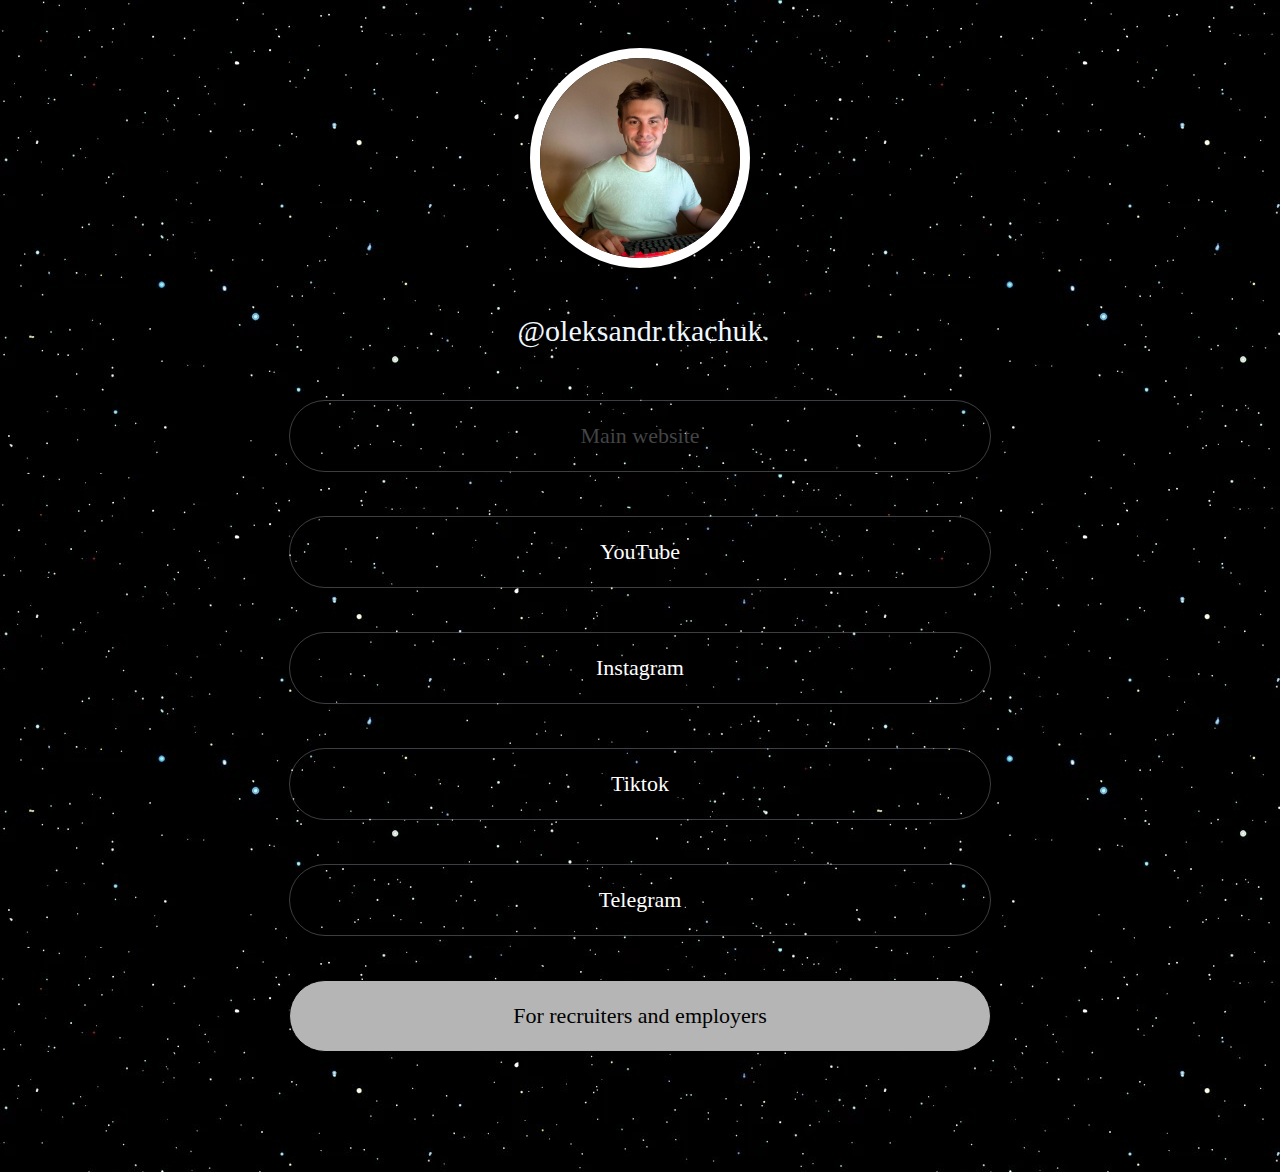
<file: index.html>
<!DOCTYPE html>
<html lang="en">
  <head>
    <meta charset="UTF-8" />
    <meta name="viewport" content="width=device-width, initial-scale=1.0" />
    <title>Oleksandr Tkachuk</title>
    <link rel="stylesheet" href="style.css" />
  </head>
  <body>
    
      
        <div class="btn__container">
          <img src="avatarlink.jpg" class="logo" alt="Logo...">
          <a href="#" class="name">@oleksandr.tkachuk</a>
          <a href="#" class="btn" style="color: rgba(240, 248, 255, 0.283);">Main website</a>
          <a href='https://www.youtube.com/channel/UCQ3JwupV8e-o_3HmNhnIcqg' class="btn" target="_blank">YouTube</a>
          <a href="https://www.instagram.com/oleksandr.tkachuk.toronto/" class="btn" target="_blank">Instagram</a>
          <a href="https://www.tiktok.com/@oleksandrtkachuk.toronto?_t=8gBXtq5M2hq&_r=1" class="btn" target="_blank">Tiktok</a>

          <a href="https://web.telegram.org/k/#@OleksandrTkachuk3" target="_blank" class="btn computer">Telegram</a>
          <a href="tg://resolve?domain=OleksandrTkachuk3" target="_blank" class="btn mobile">Telegram</a>

          <a href="second.html" class="btn__last">For recruiters and employers</a>
        </div>
    </div>
    
    tg://resolve?domain=OleksandrTkachuk3


  </body>
</html>
</file>
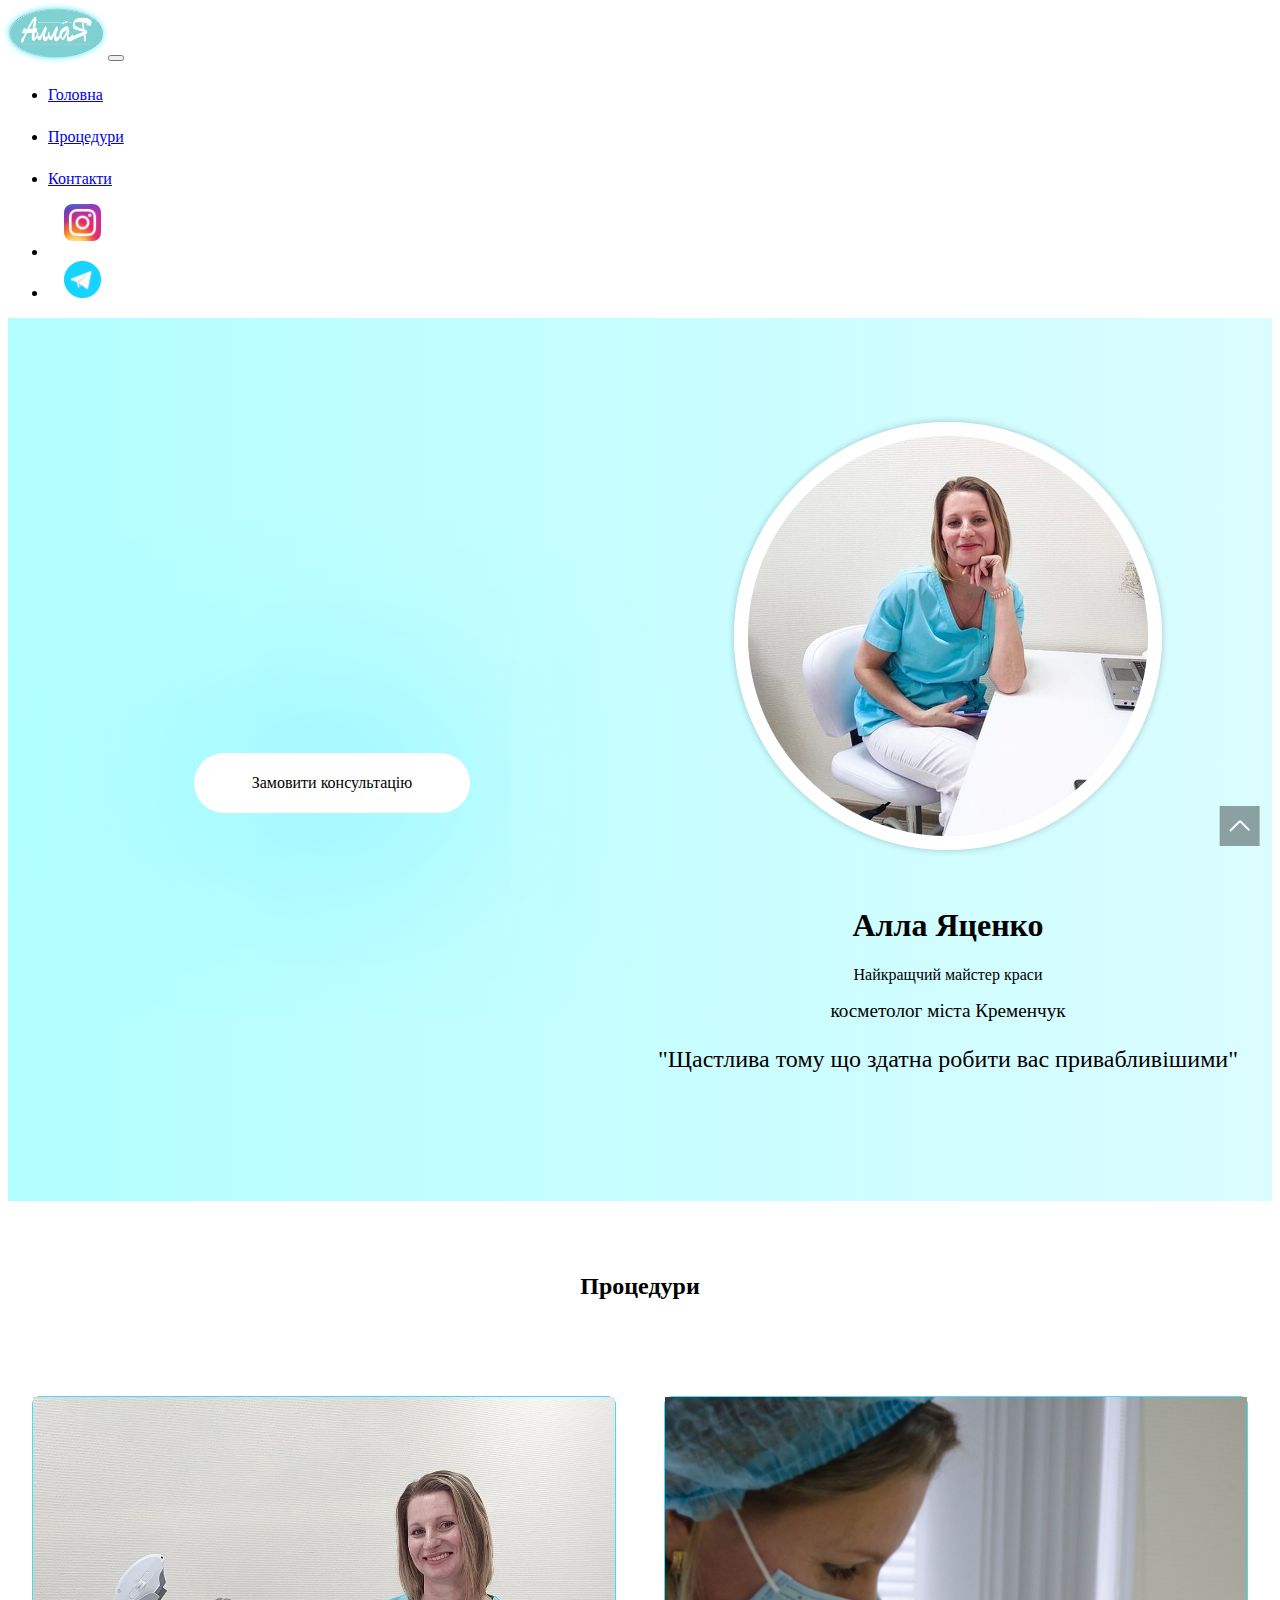
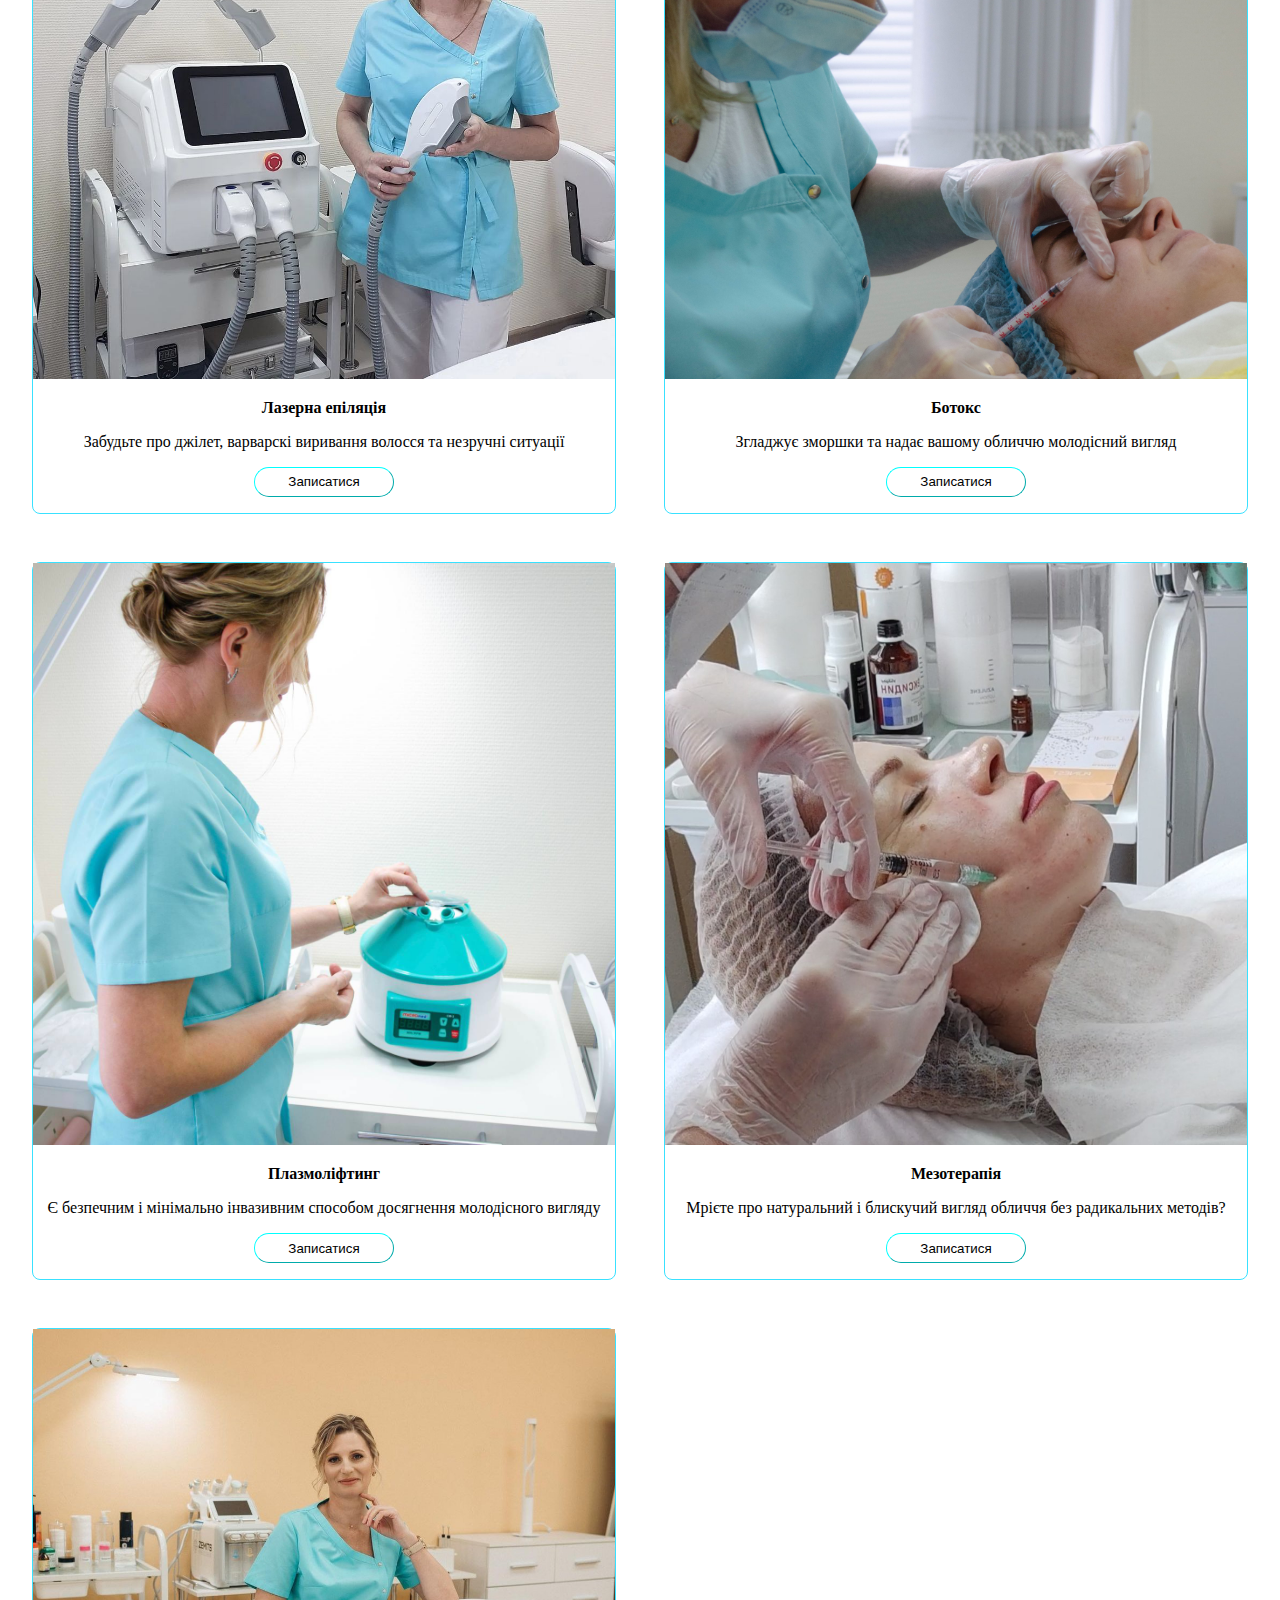
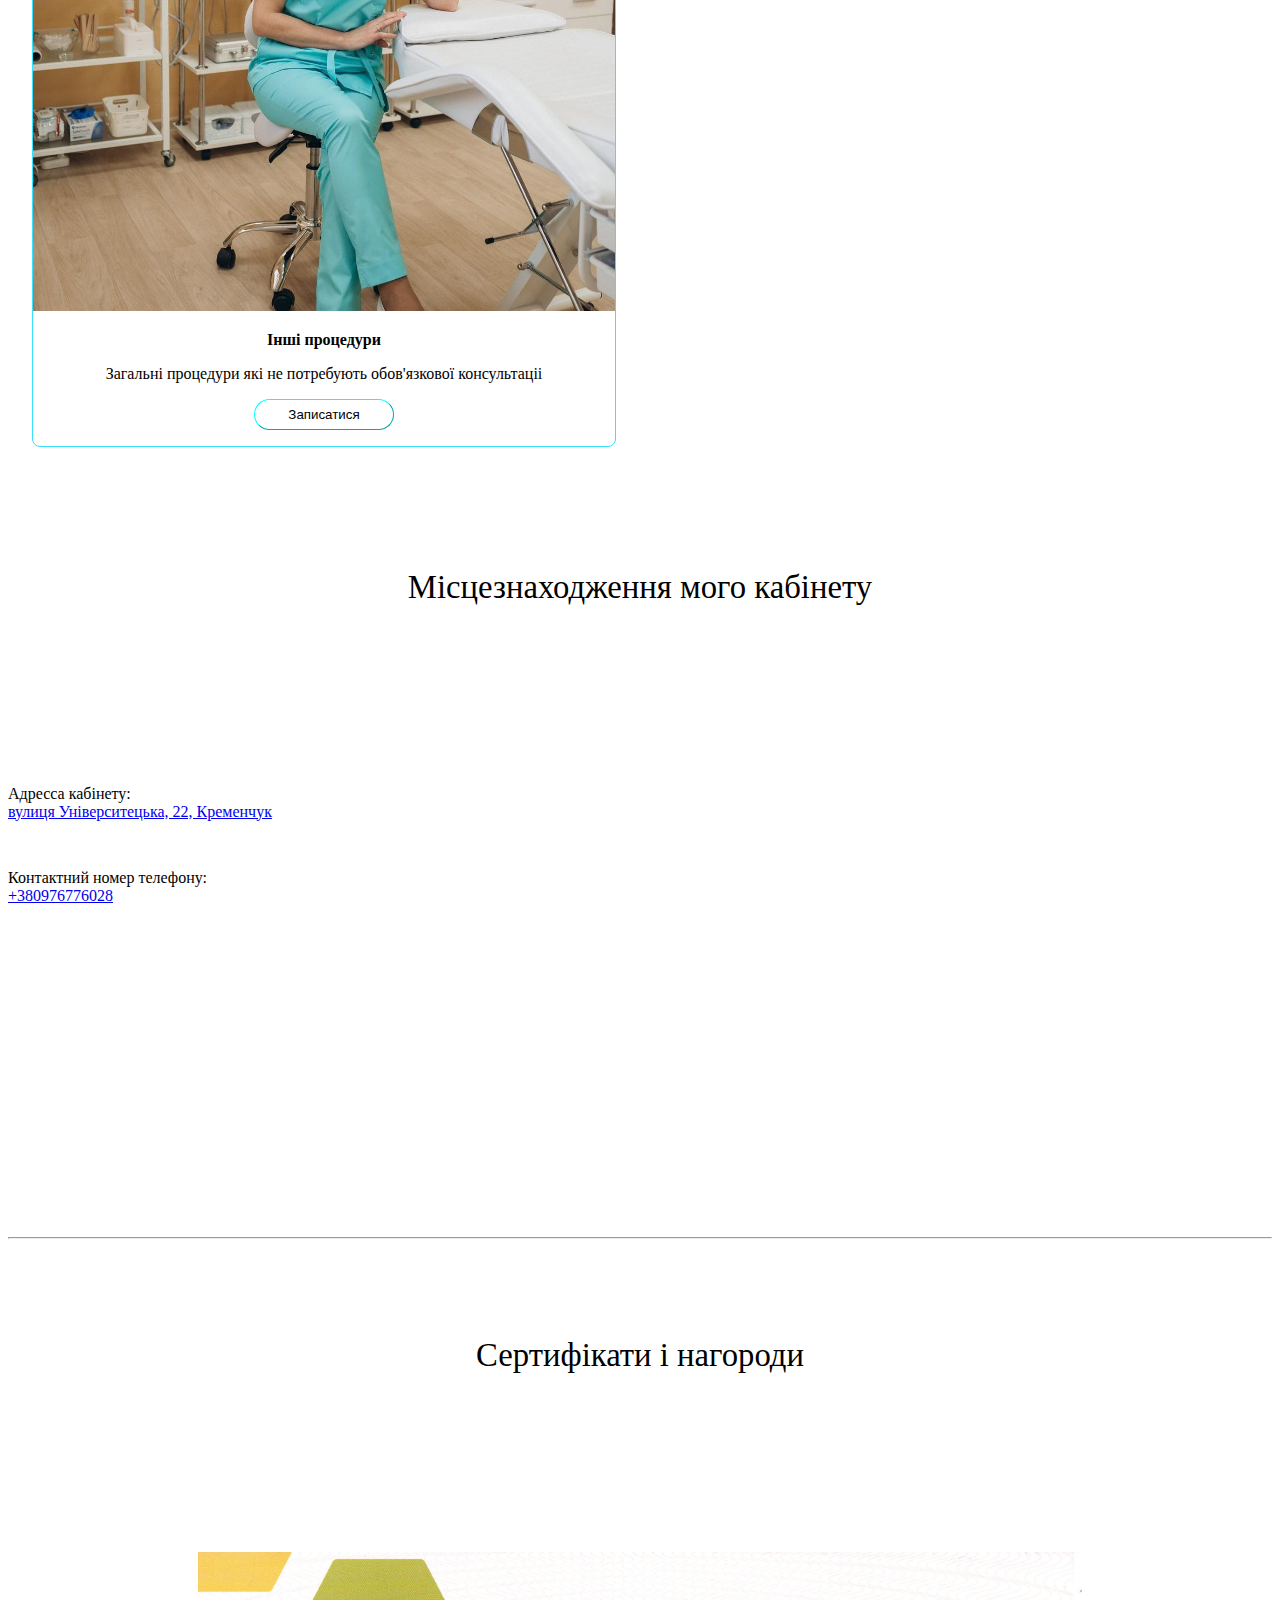
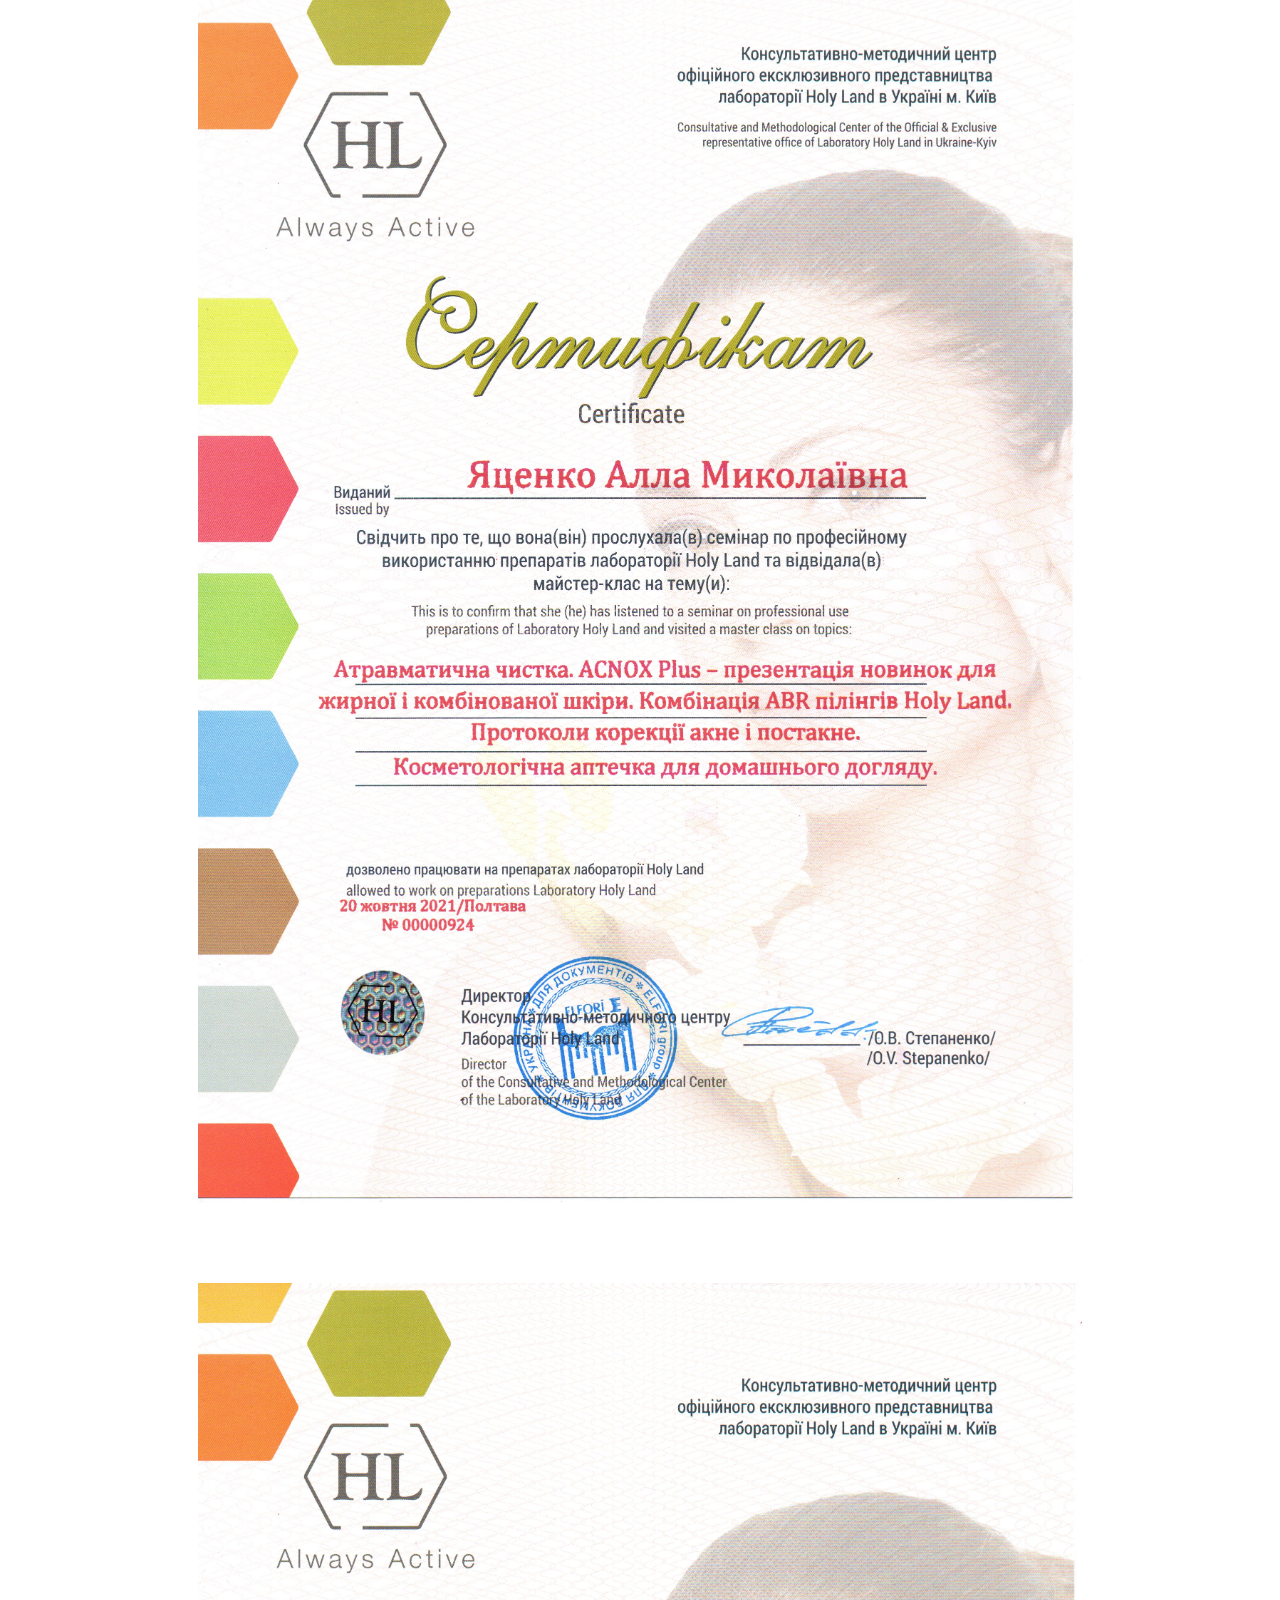
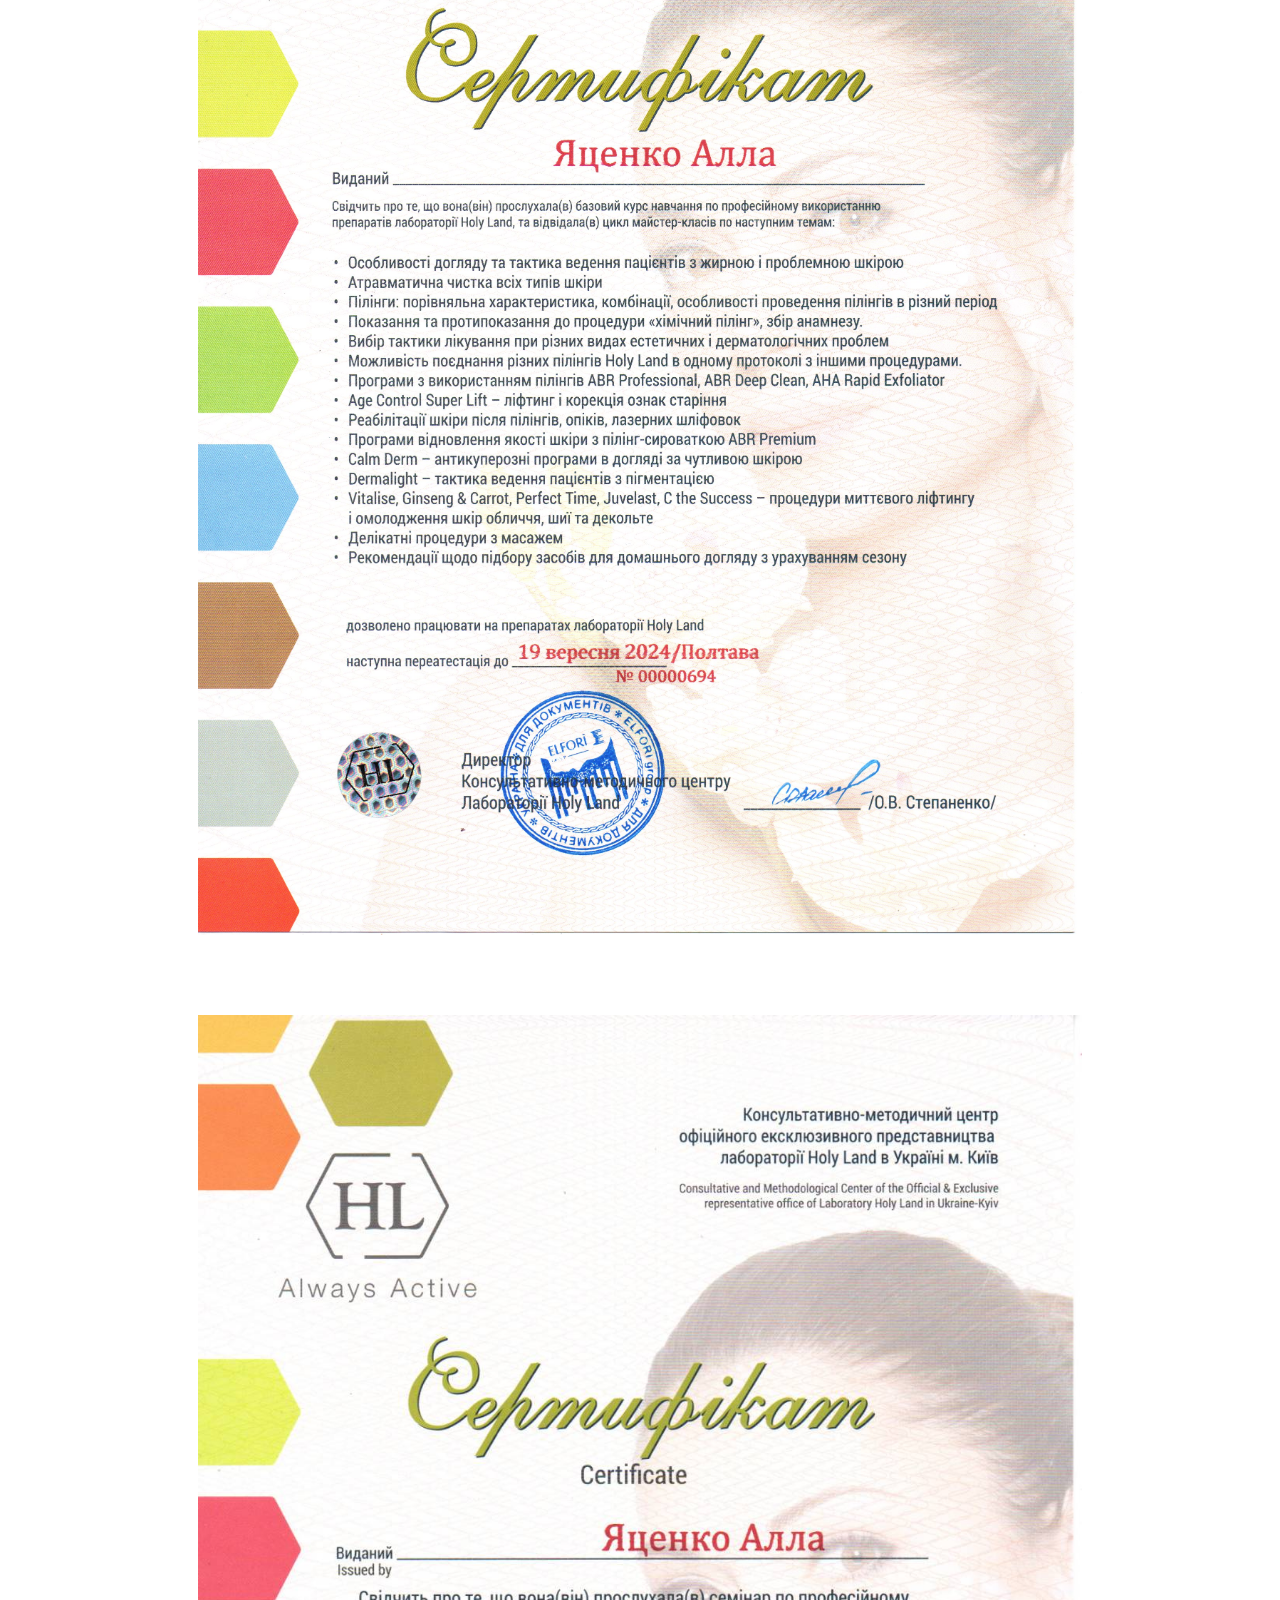
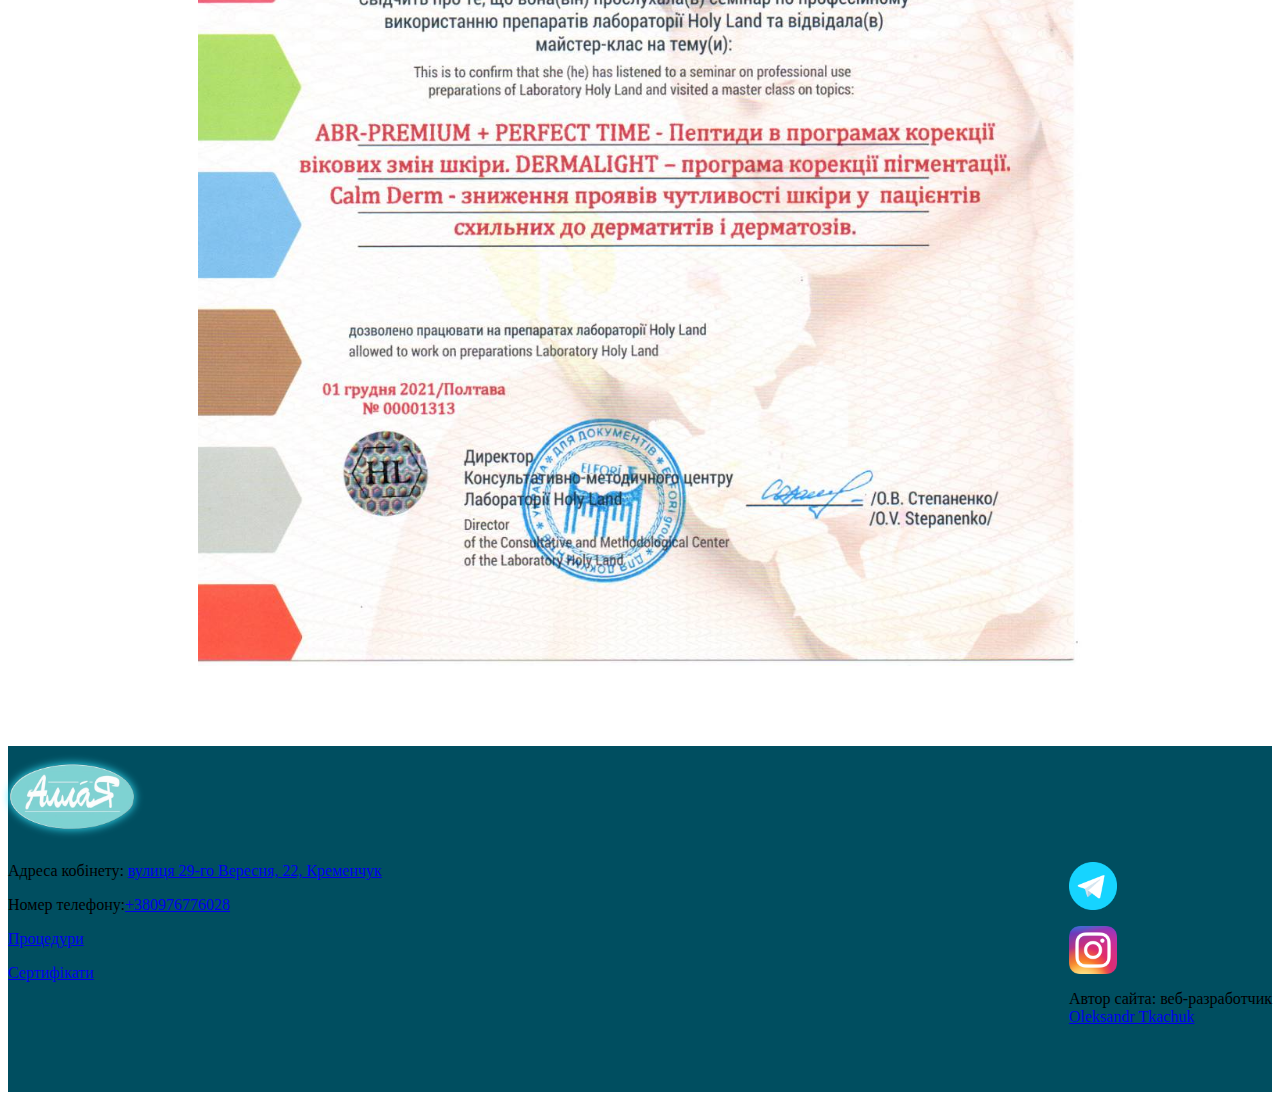
<file: allayamain/index.html>
<!DOCTYPE html>
<html lang="uk">
  <head>
    <meta charset="UTF-8" />
    <meta http-equiv="X-UA-Compatible" content="IE=edge" />
    <meta name="viewport" content="width=device-width, initial-scale=1.0" />
    <link
      href="https://cdn.jsdelivr.net/npm/bootstrap@5.3.0-alpha3/dist/css/bootstrap.min.css"
      rel="stylesheet"
      integrity="sha384-KK94CHFLLe+nY2dmCWGMq91rCGa5gtU4mk92HdvYe+M/SXH301p5ILy+dN9+nJOZ"
      crossorigin="anonymous"
    />
    <script
      src="https://cdn.jsdelivr.net/npm/bootstrap@5.1.3/dist/js/bootstrap.bundle.min.js"
      integrity="sha384-ka7Sk0Gln4gmtz2MlQnikT1wXgYsOg+OMhuP+IlRH9sENBO0LRn5q+8nbTov4+1p"
      crossorigin="anonymous"
      ></script>
      
      
      <link rel="apple-touch-icon" sizes="180x180" href="/apple-touch-icon.png" />
      <link rel="icon" type="image/png" sizes="32x32" href="/favicon-32x32.png" />
      <link rel="icon" type="image/png" sizes="16x16" href="/favicon-16x16.png" />
      <link rel="manifest" href="/site.webmanifest" />
      <link rel="stylesheet" href="style.css" />
    <style>
      .navlogo {
        width: 6em;
        filter: drop-shadow(0px 0px 3px rgb(54, 232, 255));
      }
      
      .nav-ico {
        width: 2.3em;
      }
      .ico-mar {
        margin: 1em;
      }
      .nav-lis {
        margin-top: 1.5em;
      }
      
      </style>
    <title>Косметологія АллаЯ</title>
  </head>
  <body>
    <header id="top">
      <nav class="navbar navbar-expand-lg navbar-dark bg-dark">
        <div class="container container-fluid">
          <a class="navbar-brand" href="#">
            <img src="logotype.png" class="navlogo"
          /></a>
          <button
            class="navbar-toggler buttonhead"
            type="button"
            data-bs-toggle="collapse"
            data-bs-target="#navbarNav"
            aria-controls="navbarNav"
            aria-expanded="false"
            aria-label="Toggle navigation"
          >
            <span class="navbar-toggler-icon"></span>
          </button>
          <div class="collapse navbar-collapse" id="navbarNav">
            <ul class="navbar-nav">
              <li class="nav-item nav-lis">
                <a class="nav-link active" aria-current="page" href="/"
                  >Головна</a
                >
              </li>
              <li class="nav-item nav-lis">
                <a class="nav-link" href="#my-block">Процедури</a>
              </li>
              <li class="nav-item nav-lis">
                <a class="nav-link" href="#footer_unc">Контакти</a>
              </li>
              <li class="nav-item">
                <a
                  class="nav-link"
                  href="https://www.instagram.com/cosmetologiya_allaya/"
                  target="_blank"
                  ><img class="nav-ico ico-mar" src="inst.png"
                /></a>
              </li>
              <li class="nav-item">
                <a
                  class="nav-link ico-mar"
                  href="https://web.telegram.org/k/#@cosmetologiya_allaya"
                  target="_blank"
                  ><img class="nav-ico" src="tg.png"
                /></a>
              </li>
            </ul>
          </div>
        </div>
      </nav>
    </header>

    <section>
      
        
  
          <div class="firstblock">
  
  
            <div class="column firstcolumn">
              <a href="https://web.telegram.org/k/#@OleksandrTkachuk3" target="_blank" class="bookbutton">Замовити консультацію</a>
            </div>
  
  
            <div class="column secondcolumn">
              <img class="avatar" src="fototrue400.jpg" >
              <h1>Алла Яценко</h1>
              <p>Найкращчий майстер краси <br> <h1 style="font-size: larger;
              font-weight: 400;">косметолог міста Кременчук</h1></p>
              <p style="font-size: 1.5em;">"Щастлива тому що здатна робити вас привабливішими"</p>
            </div>
  
            
          </div>       
        <div class="container">


          <h2 id="my-block" style="
            margin: 3em;
            text-align: center;
          ">Процедури</h2>
        

          <div class="cardcontainer">
            <div class="card">
              <a href="https://web.telegram.org/k/#@cosmetologiya_allaya" target="_blank"><img class="cardimg" src="элос.jpg" alt=""></a>
              <div class="infocard">
                <a href="https://web.telegram.org/k/#@cosmetologiya_allaya" target="_blank">
                  <p><strong>Лазерна епіляція</strong></p>
                  <p>Забудьте про джілет, варварскі виривання волосся та незручні ситуації</p>
                </a>
                <a href="https://web.telegram.org/k/#@cosmetologiya_allaya" target="_blank"><button>Записатися</button></a>
              </div>
            </div>
            <div class="card">
              <a href="https://web.telegram.org/k/#@cosmetologiya_allaya" target="_blank"><img class="cardimg" src="бот.jpg" alt=""></a>
              <div class="infocard">
                <a href="https://web.telegram.org/k/#@cosmetologiya_allaya" target="_blank">
                  <p><strong>Ботокс</strong></p>
                  <p>Згладжує зморшки та надає вашому обличчю молодісний вигляд</p>
                </a>
                <a href="https://web.telegram.org/k/#@cosmetologiya_allaya" target="_blank"><button>Записатися</button></a>
              </div>
            </div>
            <div class="card">
              <a href="https://web.telegram.org/k/#@cosmetologiya_allaya" target="_blank"><img class="cardimg" src="centri.jpg" alt=""></a>
              <div class="infocard">
                <a href="https://web.telegram.org/k/#@cosmetologiya_allaya" target="_blank">
                  <p><strong>Плазмоліфтинг</strong></p>
                  <p>Є безпечним і мінімально інвазивним способом досягнення молодісного вигляду</p>
                </a>
                <a href="https://web.telegram.org/k/#@cosmetologiya_allaya" target="_blank"><button>Записатися</button></a>
              </div>
            </div>
            <div class="card">
              <a href="https://web.telegram.org/k/#@cosmetologiya_allaya" target="_blank"><img class="cardimg" src="mezoter.jpg" alt=""></a>
              <div class="infocard">
                <a href="https://web.telegram.org/k/#@cosmetologiya_allaya" target="_blank">
                  <p><strong>Мезотерапія</strong></p>
                  <p>Мрієте про натуральний і блискучий вигляд обличчя без радикальних методів?</p>
                </a>
                <a href="https://web.telegram.org/k/#@cosmetologiya_allaya" target="_blank"><button>Записатися</button></a>
              </div>
            </div>
            <div class="card">
              <a href="https://web.telegram.org/k/#@cosmetologiya_allaya" target="_blank"><img class="cardimg" src="innoe.jpg" alt=""></a>
              <div class="infocard">
                <a href="https://web.telegram.org/k/#@cosmetologiya_allaya" target="_blank">
                  <p><strong>Інші процедури</strong></p>
                  <p>Загальні процедури які не потребують обов'язкової консультаціі</p>
                </a>
                <a href="https://web.telegram.org/k/#@cosmetologiya_allaya" target="_blank"><button>Записатися</button></a>
              </div>
            </div>
          </div>

          <p style=" 
          margin: 3em;
          margin-bottom: 4em;
          text-align: center;
           font-size: calc(1.325rem + .9vw);">Місцезнаходження мого кабінету</p>


          <div class="placeandcontact">
            <div class="columncontact">
              <p class="adandcont">Адресса кабінету: <br> <a href="#" target="_blank">
                вулиця Університецька, 22, Кременчук
                </a></p>
                <p class="adandcont">Контактний номер телефону:<br><a href="tel:+380976776028">+380976776028</a></p>
            </div>
            <div id="map"><iframe src="https://www.google.com/maps/embed?pb=!1m18!1m12!1m3!1d5381.0351664332675!2d33.40174949183577!3d49.06909666127942!2m3!1f0!2f0!3f0!3m2!1i1024!2i768!4f13.1!3m3!1m2!1s0x40d753219e36fb59%3A0x781bd36d7d957d60!2z0JrQvtGB0LzQtdGC0L7Qu9C-0LPRltGPICLQkNC70LvQsNCvIg!5e0!3m2!1sru!2sca!4v1688695947697!5m2!1sru!2sca" width="100%" height="400px" style="border:0;" allowfullscreen="" loading="lazy" referrerpolicy="no-referrer-when-downgrade"></iframe></div>
          </div>
          <hr class="hr1">
          <p id="sertif-unk" style=" 
          margin: 3em;
          text-align: center;
           font-size: calc(1.325rem + .9vw);">Сертифікати і нагороди</p>
          <div class="sertificats">
            <img src="sertif1.jpg" class="sertf" alt="">
            <img src="sertif2.jpg" class="sertf" alt="">
            <img src="sertif3.jpg" class="sertf" alt="">
          </div>

          <a href="#top" id="scrollTopButton">
            <img src="back-up.png" alt="">
          </a>


        </div>
        


    </section>

    <footer class="footer" id="footer_unc">
      <div class="container">
        <img style="width: 8em; display: block; margin: 1em 0em 1em 0em; filter: drop-shadow(0px 0px 5px rgb(54, 232, 255));" src="logotype.png">
        
        <div class="flexfoot">
          <div class="colfoot1">
            <p>Адреса кобінету: <a href="https://goo.gl/maps/Zq1mFQQjNRQ6tWqb7">вулиця 29-го Вересня, 22, Кременчук</a></p>
            <p>Номер телефону:<a href="tel:+380976776028">+380976776028</a></p>
            
            <a href="#my-block"><p>Процедури</p></a>
            <a href="#sertif-unk"><p>Сертифікати</p></a>
          </div>
          <div>
            <a href="https://web.telegram.org/k/#@cosmetologiya_allaya" target="_blank">
              <img class="socialfoot" src="tg.png">
            </a>
            <a href="https://www.instagram.com/cosmetologiya_allaya/" target="_blank">
              <img class="socialfoot" src="inst.png">
            </a>
      
      
            <p>Автор сайта: веб-разработчик <br> <a href="https://oleksandrtkachuk3.github.io/" target="_blank">Oleksandr Tkachuk</a></p>
            

          </div>
  
        </div>

      </div>
    </footer>

  </body>
</html>
</file>
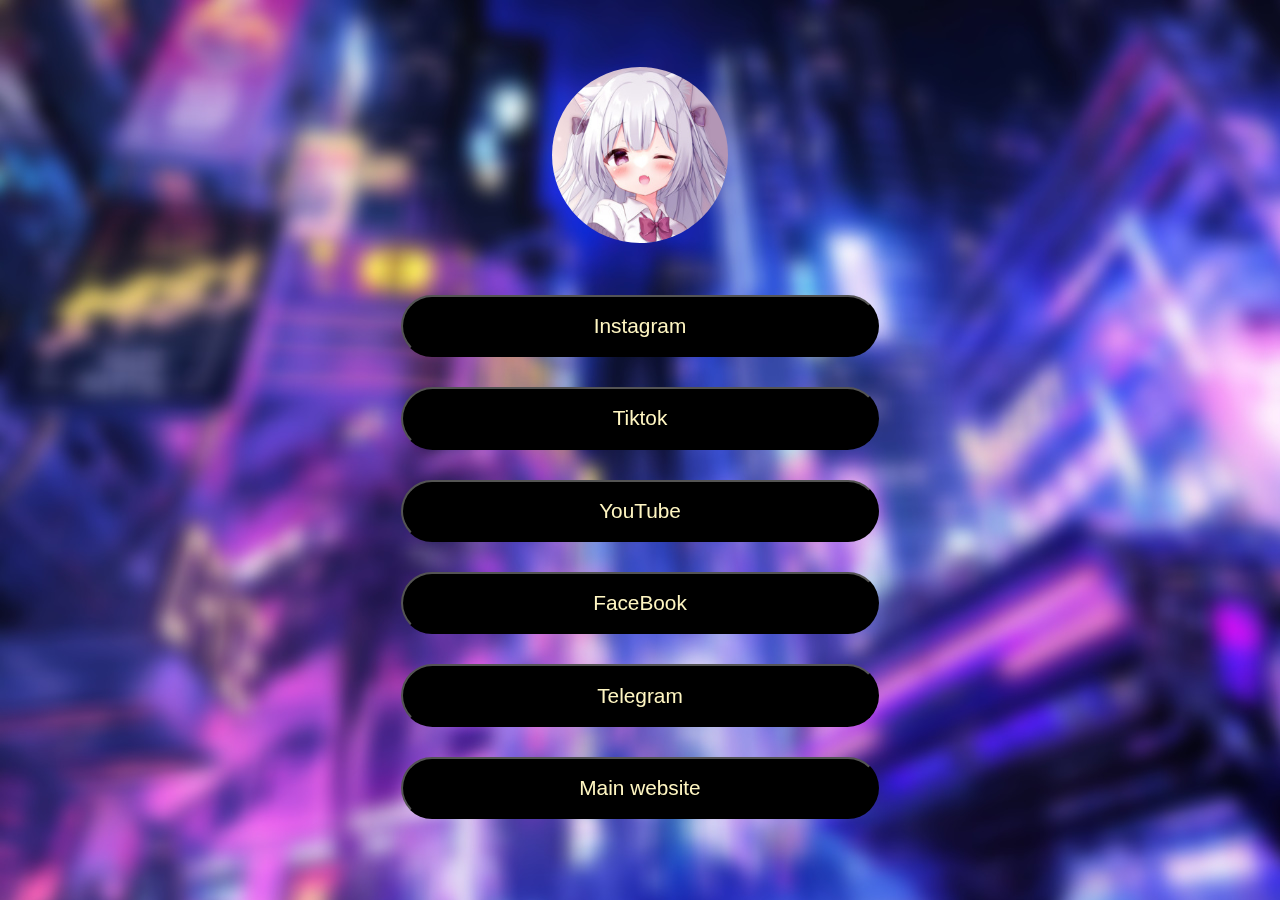
<file: animelinkpage/index.html>
<!DOCTYPE html>
<html lang="en">
  <head>
    <meta charset="UTF-8" />
    <meta http-equiv="X-UA-Compatible" content="IE=edge" />
    <meta name="viewport" content="width=device-width, initial-scale=1.0" />
    <title>Document</title>
    <link rel="stylesheet" href="ind.css" />
  </head>
  <body id="body">
    <header></header>

    <section class="section">
      <div class="buttons">
        <div class="image-container">
          <img src="your-image.jpg" alt="Your Image" />
          <audio id="hover-sound1" src="hover-sound1.mp3"></audio>
          <audio id="hover-sound2" src="hover-sound2.mp3"></audio>
        </div>

        <button onclick="window.location.href='#'">Instagram</button>
        <button onclick="window.location.href='#'">Tiktok</button>
        <button onclick="window.location.href='#'">YouTube</button>
        <button onclick="window.location.href='#'">FaceBook</button>
        <button onclick="window.location.href='#'">Telegram</button>
        <button onclick="window.location.href='#'">Main website</button>
      </div>
    </section>

    <footer></footer>
    <script src="script.js"></script>
  </body>
</html>
</file>
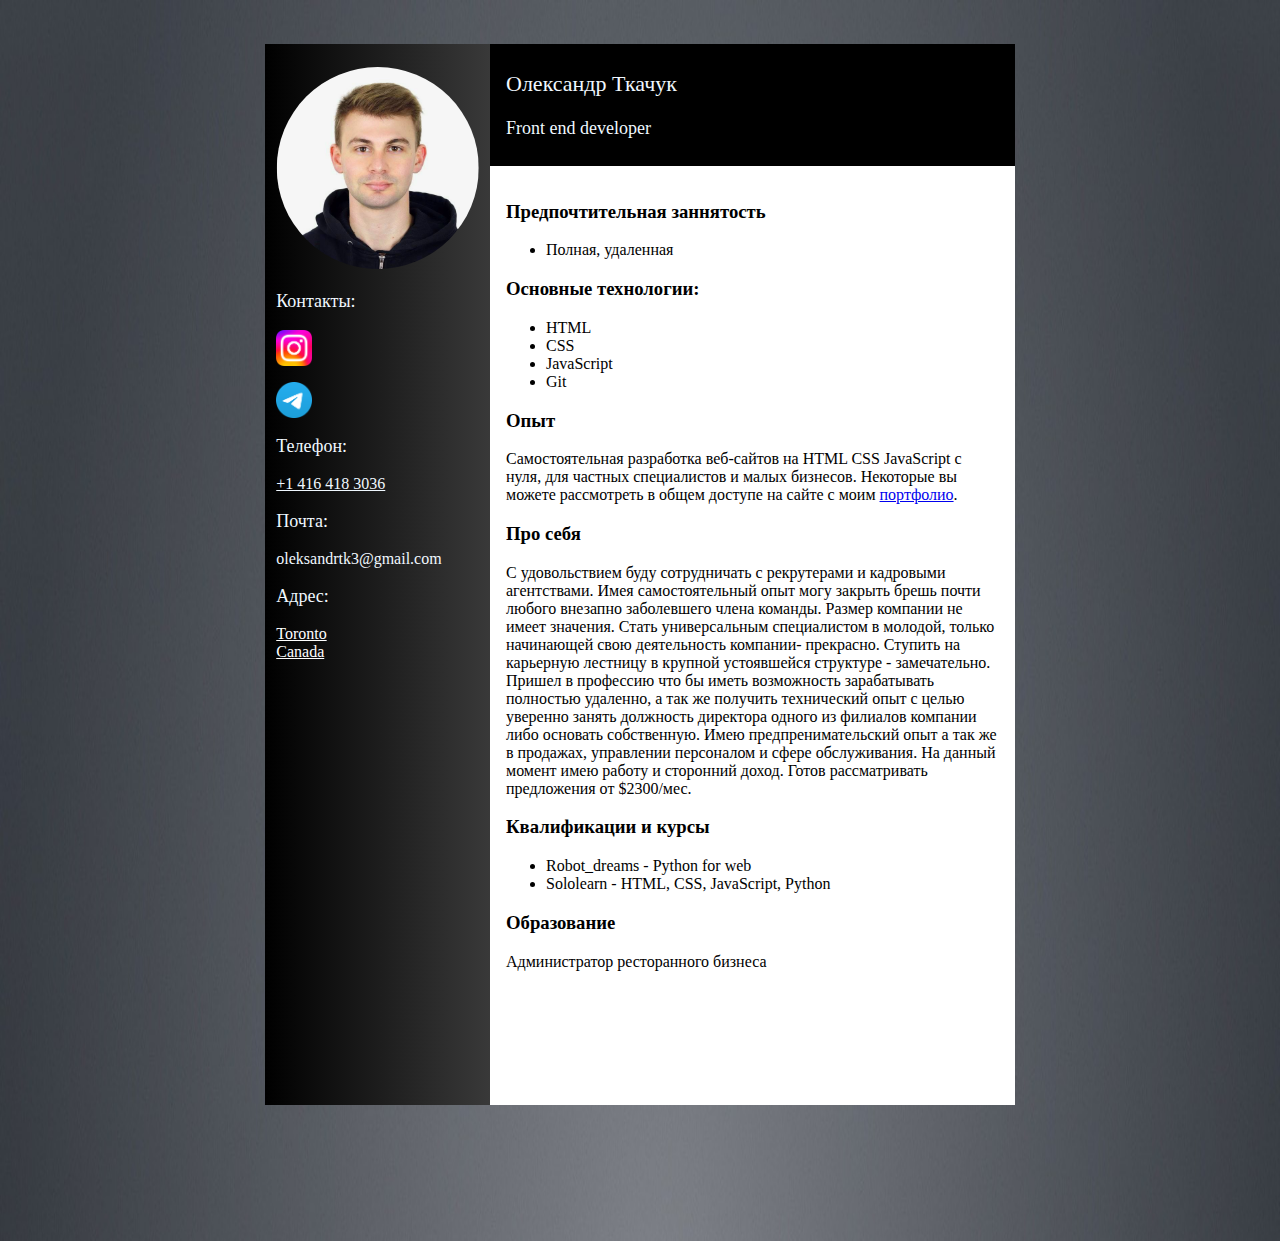
<file: newresume/index.html>
<!DOCTYPE html>
<html lang="en">
  <head>
    <meta charset="UTF-8" />
    <meta name="viewport" content="width=device-width, initial-scale=1.0" />
    <title>Oleksandr Tkachuk</title>
    <link rel="stylesheet" href="styleresume.css"/>
  </head>
  <body>
    <!-- <div class="wrapper"> -->
      <div class="resume">
<!--LEFT ---------------------------------------------------------------------------------------------------------------------------->
        <div class="left__column">
          <img src="oleksandravatar.jpg" class="avatar" alt="Тут должен быть аватар...">
          <div class="contacts">
            <p class="contacts__text name">Контакты:</p>
            <div class="media">
              <a href="https://www.instagram.com/oleksandr.tkachuk.toronto/" target="_blank"><img src="Instagram_logo_2022.svg.jpg" class="logo" style="margin-bottom: 1em;" alt=""></a>              
              <a href="tg://resolve?domain=OleksandrTkachuk3" target="_blank"><img src="Telegram_2019_Logo.svg.png" class="logo" alt="TG"></a>              
            </div>
            <p class="tel_block"> <p class="name">Телефон:</p><a href="tel:+14164183036" class="tel">+1 416 418 3036</a></p>
            <div class="birth">
              <p class="name">Почта:</p>
            </div>
            <div class="mailwrap"><span>oleksandrtk3</span><span>@gmail.com</span></div>
            <div class="address__block">
              <p class="adress_name name">Адрес:</p>
              <a href="https://goo.gl/maps/iPAamyksTeVWzdec8" style="text-decoration-color: rgb(255, 255, 255); color: rgb(255, 255, 255);" target="_blank"><span>Toronto<br>Canada</span></a>
          </div>
          </div>
        </div>
<!--HEAD ---------------------------------------------------------------------------------------------------------------------------->
        <div class="right__column">
          <div class="header">
            <div class="name__position">
              <p style="margin: 0; font-size: 22px;">Олександр Ткачук</p>
              <p style="margin: 0; font-size: 18px;">Front end developer</p>
            </div>
            <img class="avatar__mobile" src="oleksandravatar.jpg" alt="">
          </div>
<!--SECTION----------------------------------------------------------------------------->
<div class="section">
  <div class="priorit">
    <h3>Предпочтительная заннятость</h3>
    <ul>
      <li>Полная, удаленная</li>
    </ul>
  <div class="main__technologies">
    <h3 class="first__string">Основные технологии:</h3>
              <ul>
                <li>HTML</li>
                <li>CSS</li>
                <li>JavaScript</li>
                <li>Git</li>
              </ul>
            </div>
            <div class="experience">
              <h3>Опыт</h3>
              <span>Самостоятельная разработка веб-сайтов на HTML CSS JavaScript с нуля, для частных
                специалистов и малых бизнесов. Некоторые вы можете рассмотреть в общем доступе на сайте с моим <a href="https://oleksandrtkachuk3.github.io/portfolio.html" target="_blank">портфолио</a>.</span
              >
            </div>
            </div>
            <div class="about__me">
              <h3>Про себя</h3>
              <span
                >С удовольствием буду сотрудничать с рекрутерами и кадровыми
                агентствами. Имея самостоятельный опыт могу закрыть брешь почти
                любого внезапно заболевшего члена команды. Размер компании не имеет значения. Стать универсальным специалистом в молодой, только начинающей свою деятельность компании- прекрасно. Ступить на карьерную лестницу в крупной устоявшейся структуре - замечательно. Пришел в профессию что
                бы иметь возможность зарабатывать полностью удаленно, а так же
                получить технический опыт с целью уверенно занять должность
                директора одного из филиалов компании либо основать собственную. Имею предпренимательский опыт а
                так же в продажах, управлении персоналом и сфере обслуживания. На данный момент имею работу и сторонний доход. Готов рассматривать предложения от
                $2300/мес.</span
              >
            </div>
            <div class="level">
              <h3>Квалификации и курсы</h3>
              <ul>
                <li>Robot_dreams  -  Python for web</li>
                <li>Sololearn  -  HTML, CSS, JavaScript, Python</li>
              </ul></div>
            <div class="education">
              <h3>Образование</h3>
              <span>Администратор ресторанного бизнеса</span>
            </div>
          </div>
        </div>
      </div>
    <!-- </div> -->
  </body>
</html>
</file>
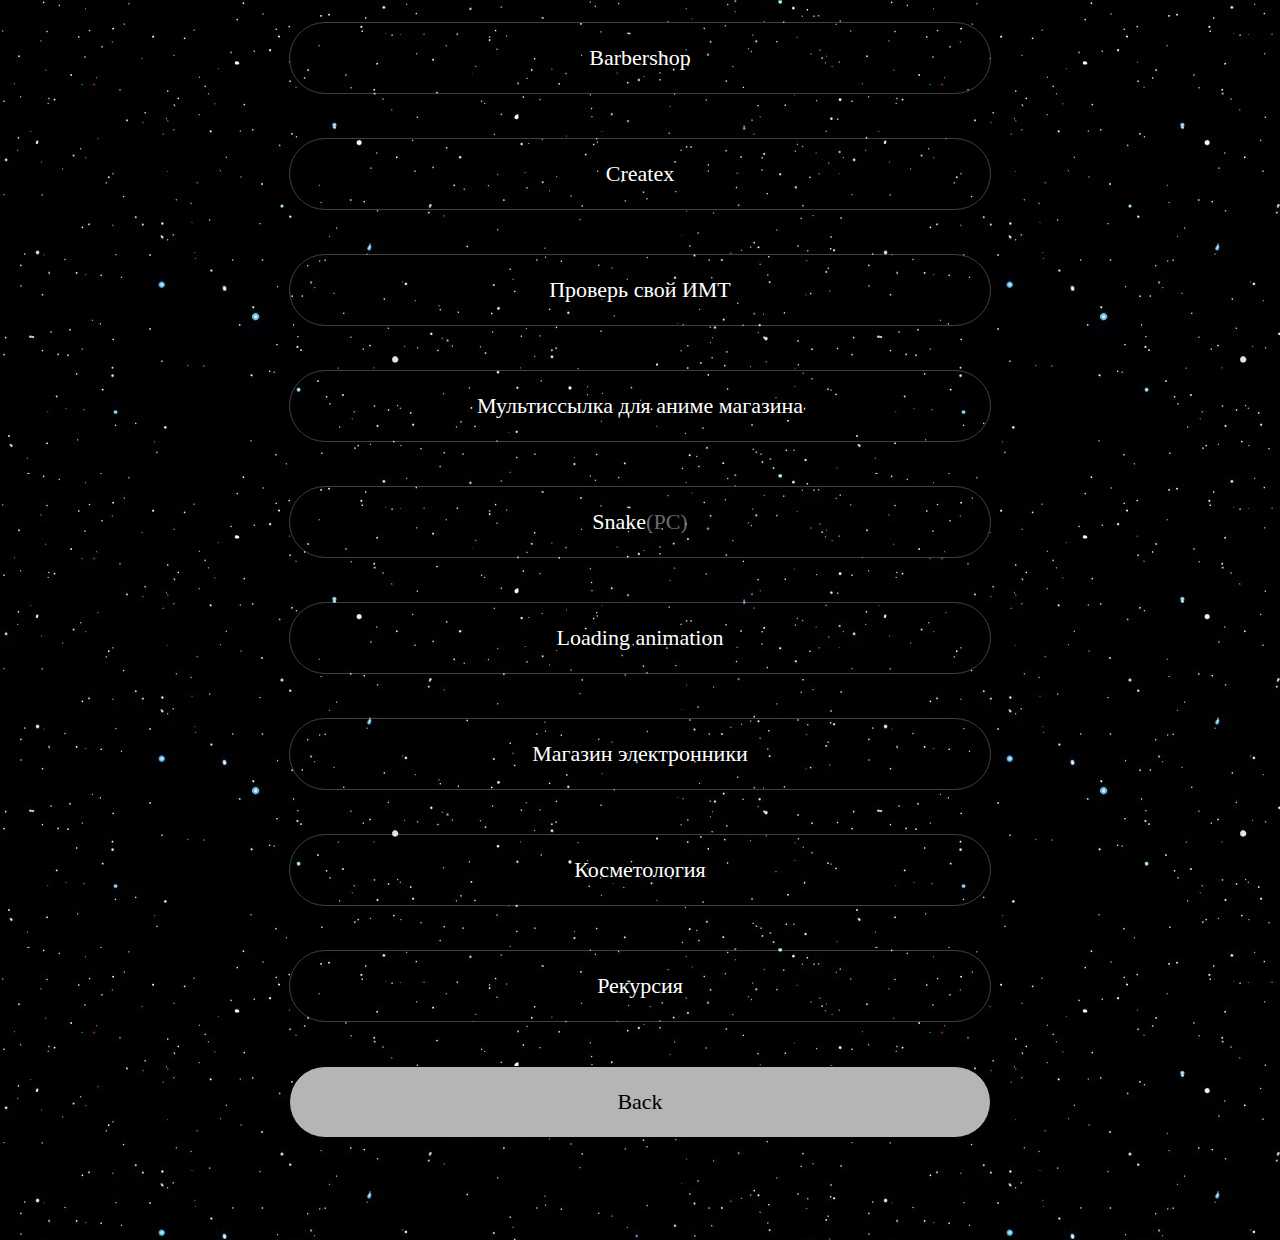
<file: portfolio.html>
<!DOCTYPE html>
<html lang="en">
  <head>
    <meta charset="UTF-8" />
    <meta name="viewport" content="width=device-width, initial-scale=1.0" />
    <title>Document</title>
    <link rel="stylesheet" href="style.css" />
  </head>
  <body>
        <div class="btn__container">
          <a href="barber/barber.html" class="btn">Barbershop</a>
          <a href="Createx/index.html" class="btn">Createx</a>
          <a href="imt/IMT.html" class="btn">Проверь свой ИМТ</a>
          <a href="animelinkpage/index.html" class="btn">Мультиссылка для аниме магазина</a>
          <a href="sna/SN.html" class="btn">Snake<span style="color: rgba(240, 248, 255, 0.438);">(PC)</span></a>
          <a href="animation-4cube/loader.html" class="btn">Loading animation</a>
          <a href="upload/store.html" class="btn">Магазин электронники</a>
          <a href="allayamain/index.html" class="btn">Косметология</a>
          <a href="portfolio.html" class="btn">Рекурсия</a>
          <a href="second.html" class="btn__last">Back</a>
        </div>
    </div>
  </body>
</html>
</file>
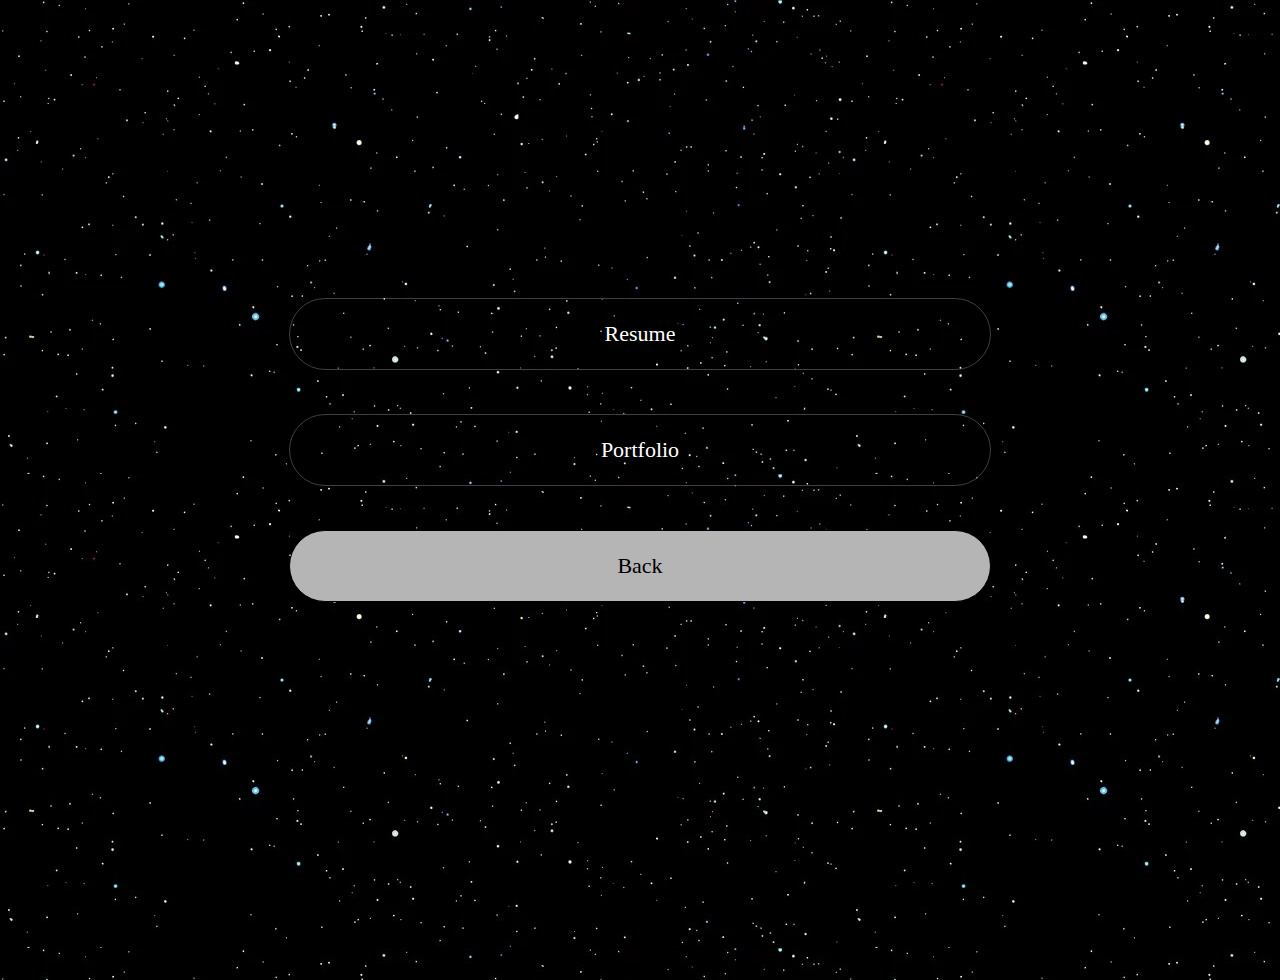
<file: second.html>
<!DOCTYPE html>
<html lang="en">
  <head>
    <meta charset="UTF-8" />
    <meta name="viewport" content="width=device-width, initial-scale=1.0" />
    <title>Oleksandr Tkachuk</title>
    <link rel="stylesheet" href="style.css" />
  </head>
  <body>
    
      
        <div class="btn__container">
          <a href="newresume/index.html" class="btn" target="_blank">Resume</a>
          <a href="portfolio.html" class="btn">Portfolio</a>
          <a href="/" class="btn__last">Back</a>
        </div>
    </div>
    



  </body>
</html>
</file>
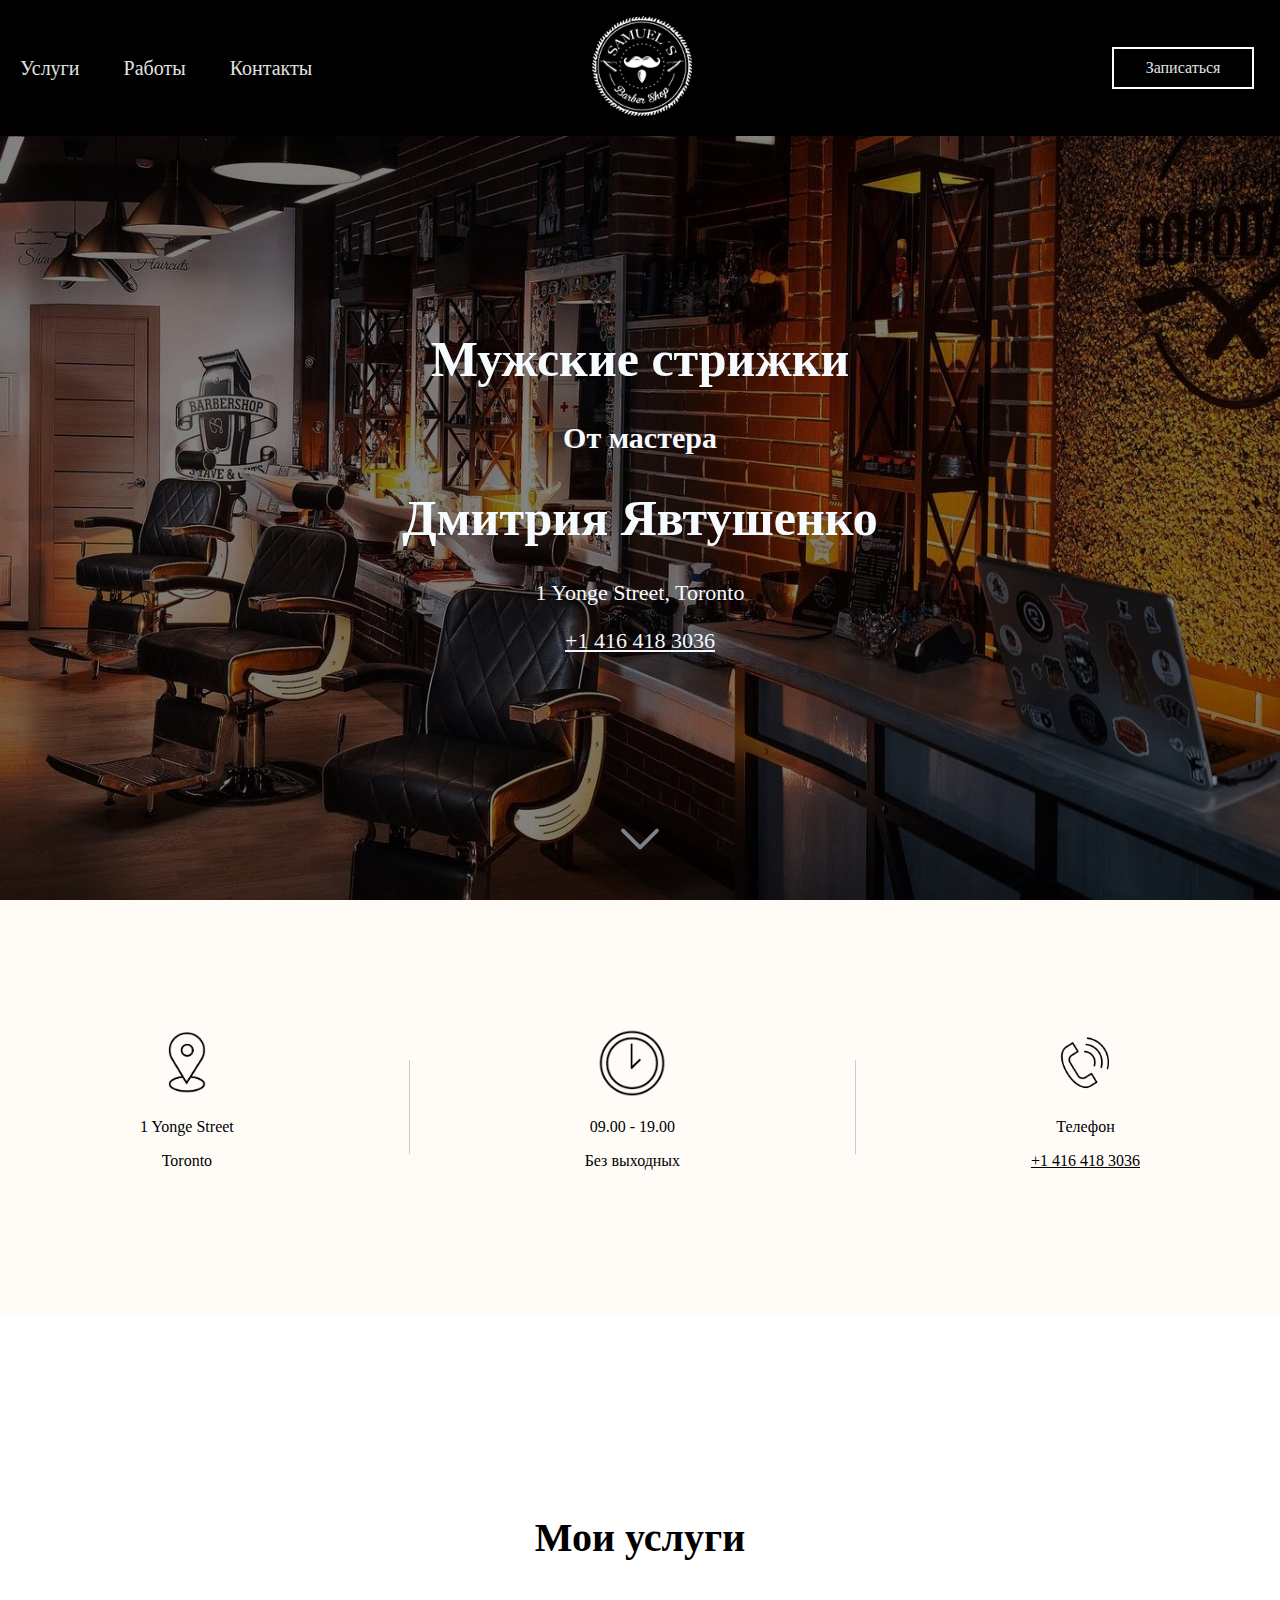
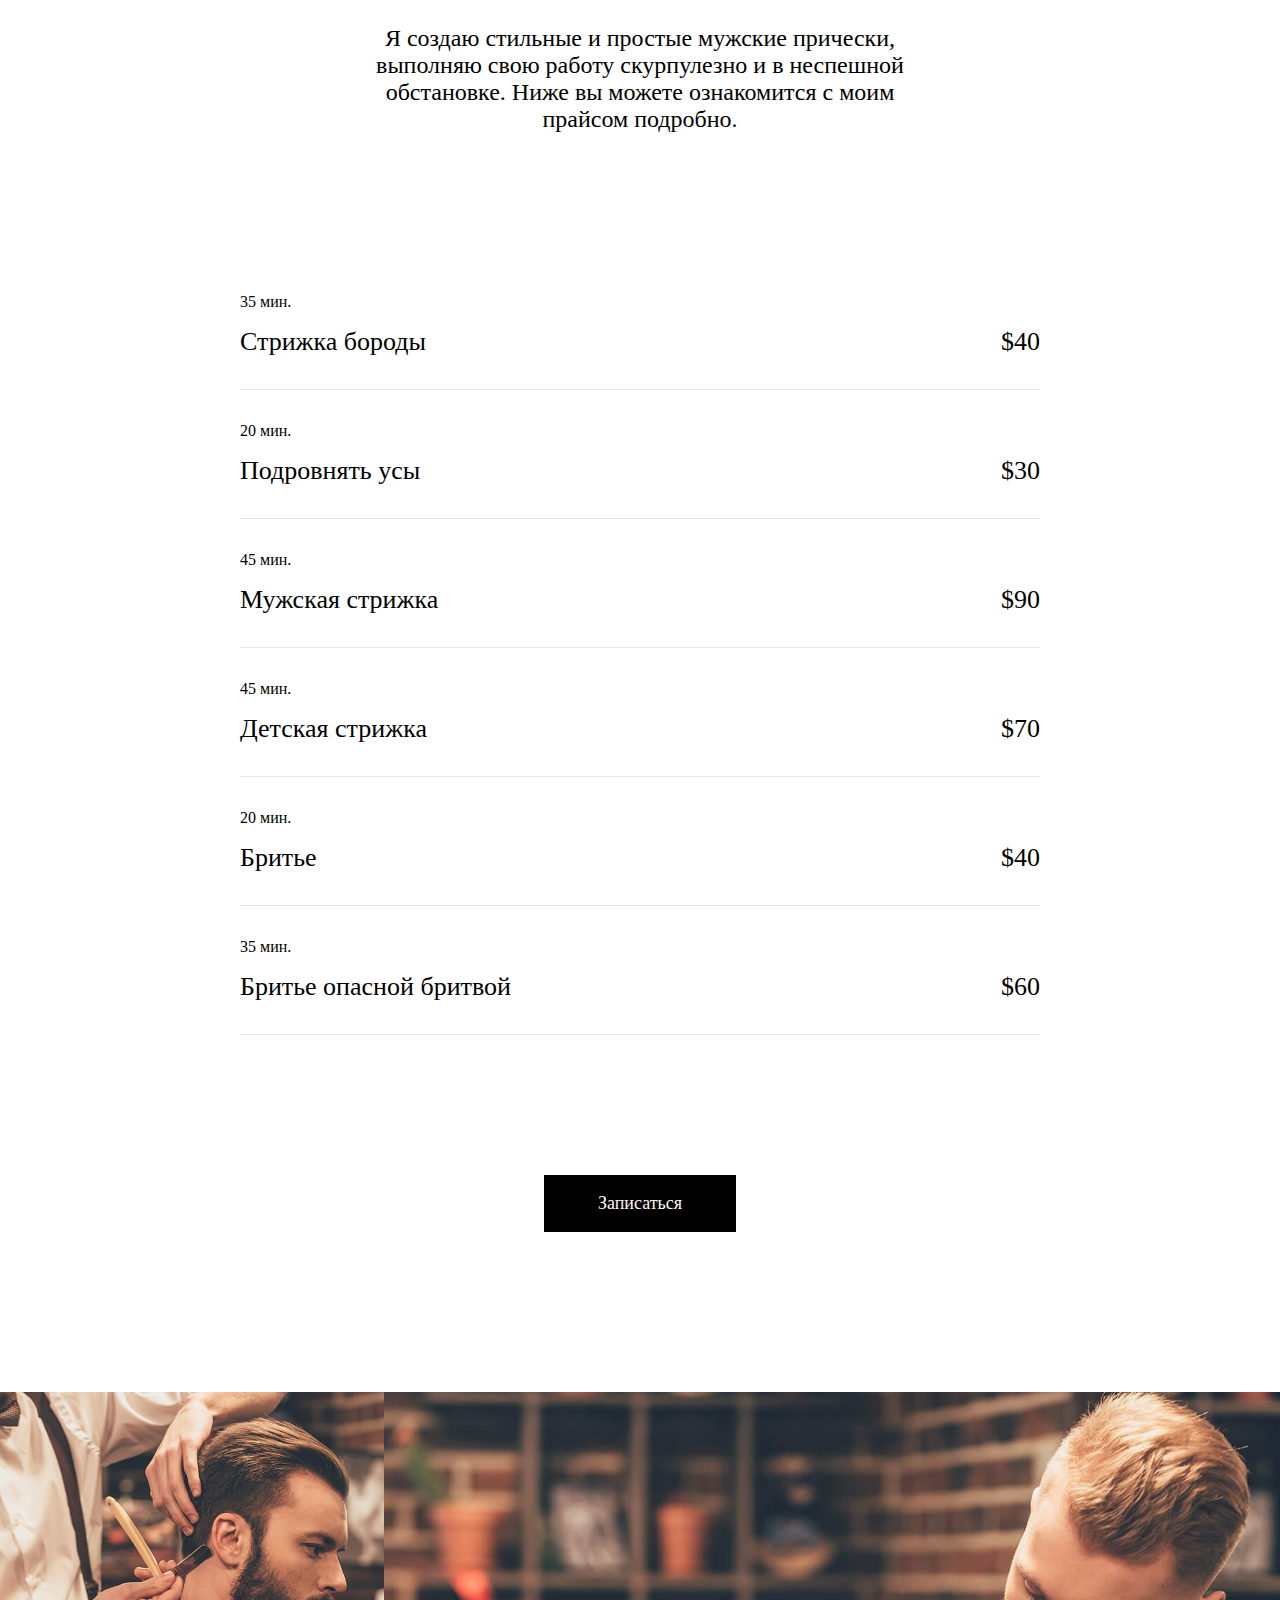
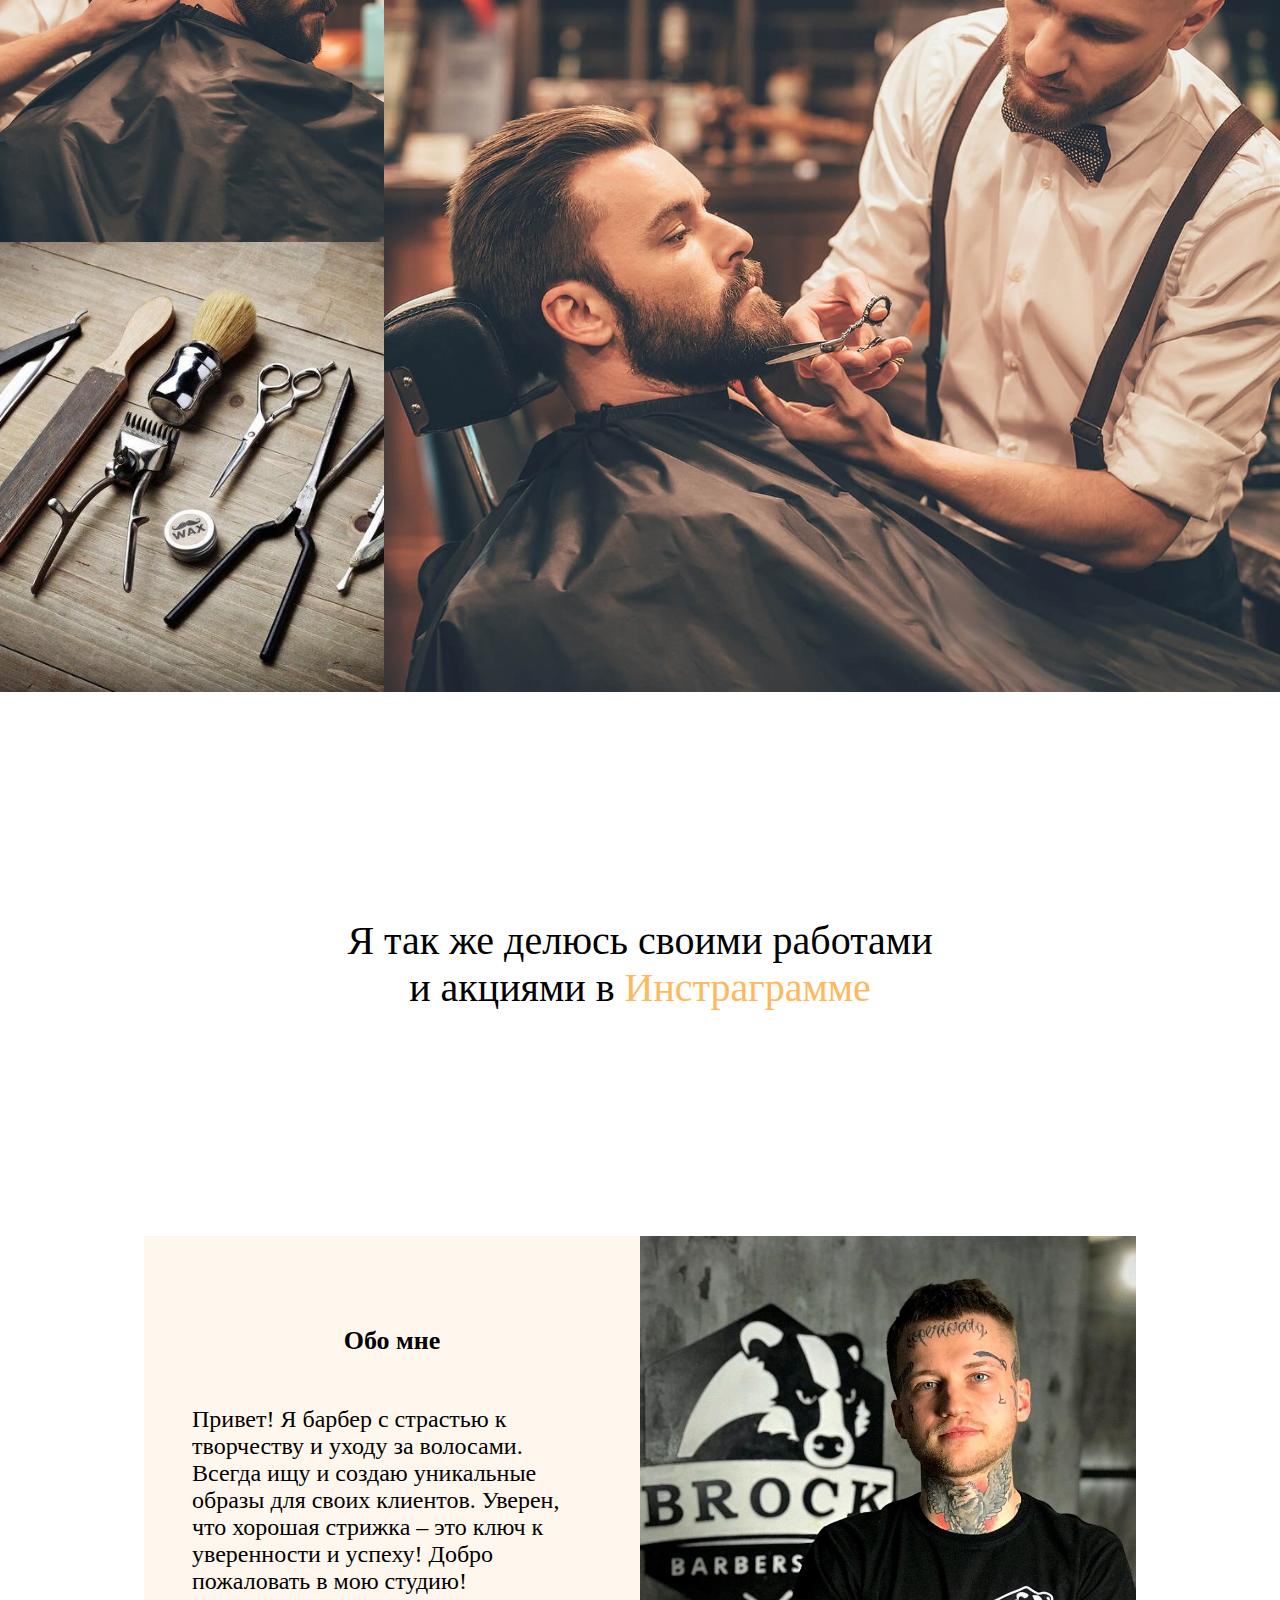
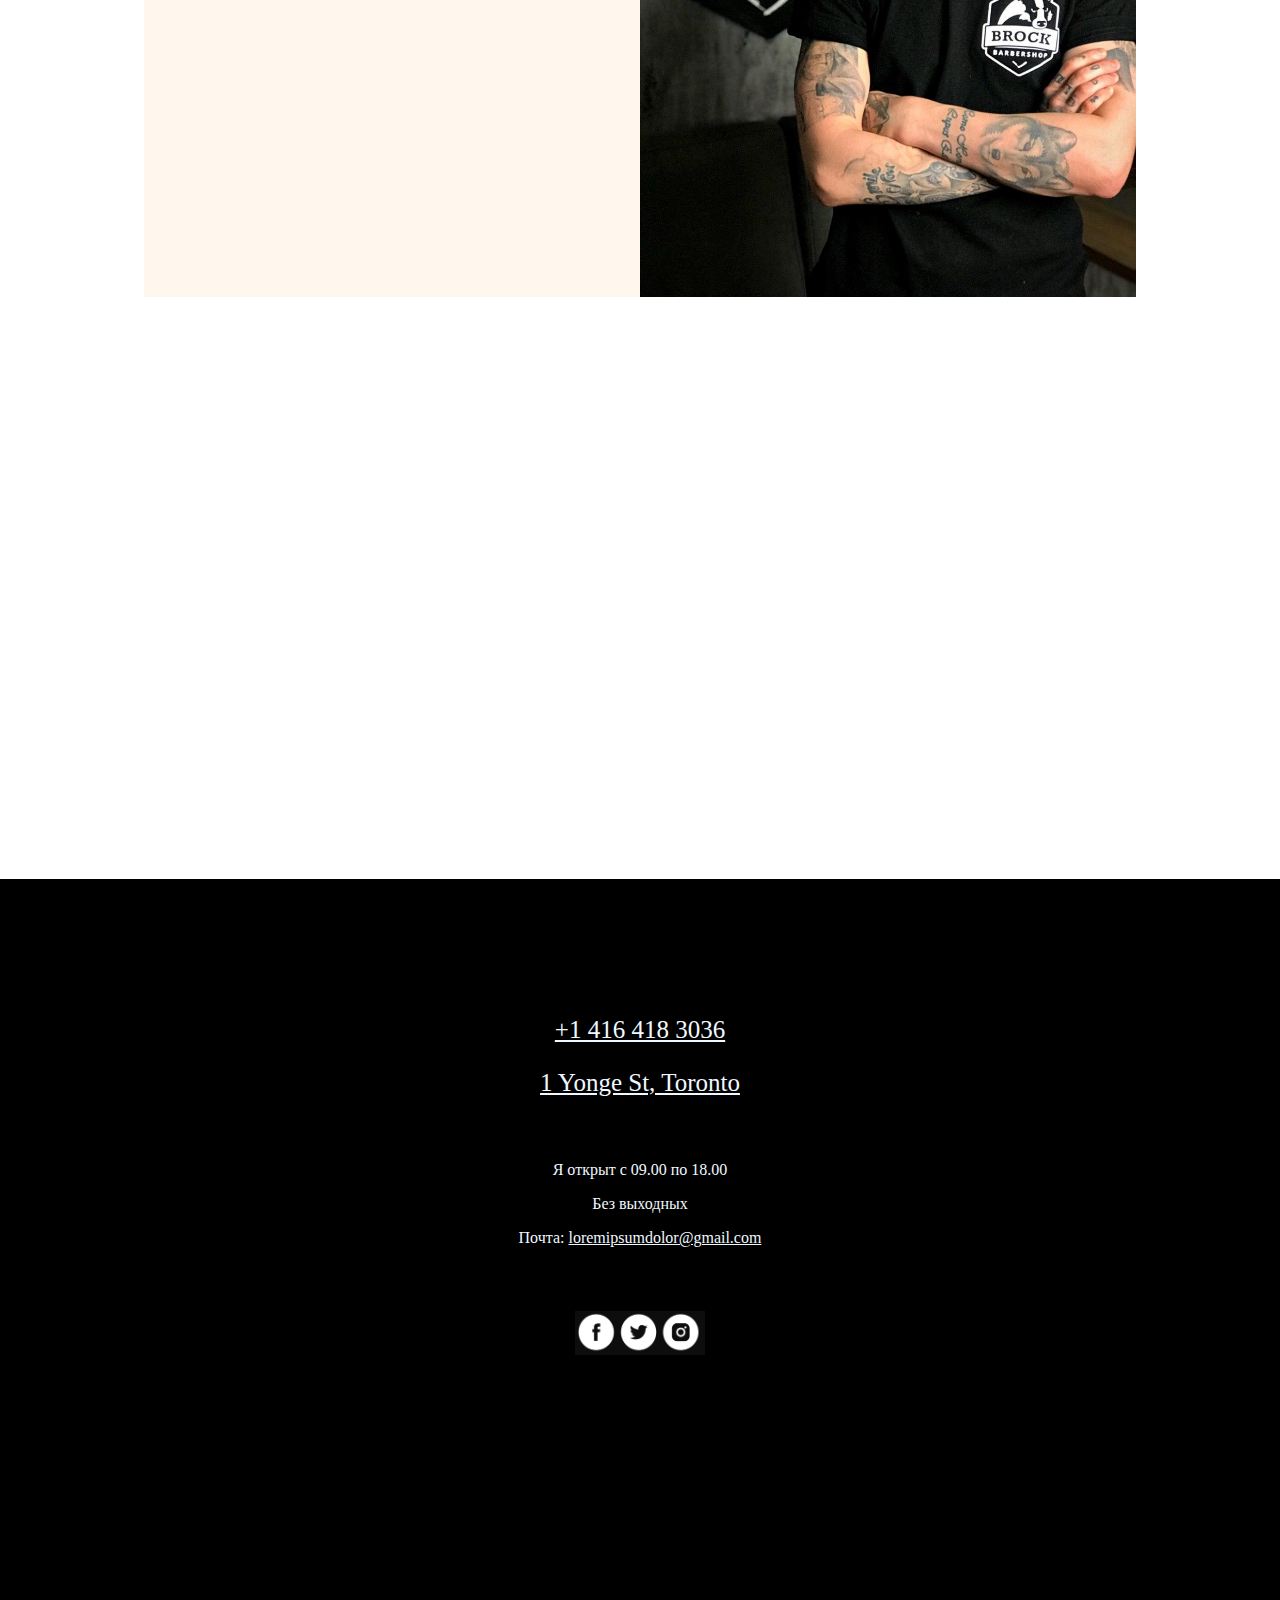
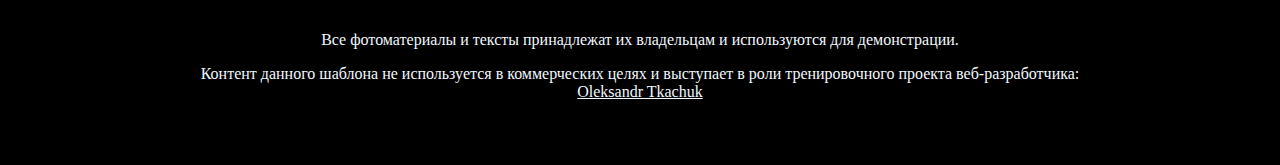
<file: barber/barber.html>
<!DOCTYPE html>
<html lang="en">
  <head>
    <meta charset="UTF-8" />
    <meta name="viewport" content="width=device-width, initial-scale=1.0" />
    <title>Dmitriy Yavtushenko</title>
    <link rel="stylesheet" href="stylebarber.css"/>
    <link rel="icon" href="favicon-16x16.png">
  </head>
  <body>

<!------------------------------------------------------------------------------->
    
    <section>
      <div class="firstblock">
          <div class="navbar">
            <div class="drop">
              <button class="nav__btn">&#9776</button>
              <div class="navigation__buttons">
                <a href="#price__anchor" class="navigation__button">Услуги</a>
                <a href="#portfolio__anchor" class="navigation__button">Работы</a>
                <a href="#contacts__anchor" class="navigation__button">Контакты</a>
              </div>
            </div>
            <a href="#" class="logo"><img src="logobarber.png" class="logotype__img" alt=""></a>
            <a href="#" class="navigation__button__book">Записаться</a>
          </div>
        <div class="main__text">
          <h1 style="font-size: 50px;">Мужские стрижки</h1>
          <h3 style="font-size: 30px;">От мастера</h3>
          <h1 style="font-size: 50px;">Дмитрия Явтушенко</h1>
          <p style="font-size: 22px;">1 Yonge Street, Toronto</p>
          <a style="color: aliceblue; font-size: 22px;" href="tel:+141611111///">+1 416 418 3036</a>
        </div>
        <a><img src="down.png" alt="" class="button__down"></a>
      </div>
<!--  second   -->
      <div class="secondbg">
        <div class="second__block">
           <div class="column">
             <img class="icon__second__block" src="map-removebg-preview.png" alt="">
             <p>1 Yonge Street</p>
             <p>Toronto</p>
           </div>
           <hr class="hr__second">
           <div class="column">
             <img class="icon__second__block" src="clock-removebg-preview.png" alt="">
             <p>09.00 - 19.00</p>
             <p>Без выходных</p>
           </div>
          <hr class="hr__second">
          <div class="column">
            <img class="icon__second__block" src="tel-removebg-preview.png" alt="">
            <p>Телефон</p>
            <a href="tel:11111111"><p style="color: black; text-decoration: underline;">+1 416 418 3036</p></a>
          </div>
        </div>
      </div>
<!--   third     -->
      <div class="third__block">
        <p id="price__anchor" style="font-size: 40px; font-weight: 600;">Мои услуги</p>
        <p style="margin: 1em 3em 6em 3em; max-width: 600px; font-size: 24px; text-align: center;">Я создаю стильные и простые мужские прически, выполняю свою работу скурпулезно и в неспешной обстановке. Ниже вы можете ознакомится с моим прайсом подробно.</p>
        <div class="price">
          <div class="one__position">
            <p class="time">35 мин.</p>
            <div class="flex__position__prise">
              <span>Стрижка бороды</span>
              <span>$40</span>
            </div>
            <hr>
          </div>

          <div class="one__position">
            <p class="time">20 мин.</p>
            <div class="flex__position__prise">
              <span>Подровнять усы</span>
              <span>$30</span>
            </div>
            <hr>
          </div>

          <div class="one__position">
            <p class="time">45 мин.</p>
            <div class="flex__position__prise">
              <span>Мужская стрижка</span>
              <span>$90</span>
            </div>
            <hr>
          </div>
          <div class="one__position">
            <p class="time">45 мин.</p>
            <div class="flex__position__prise">
              <span>Детская стрижка</span>
              <span>$70</span>
            </div>
            <hr>
          </div>

          <div class="one__position">
            <p class="time">20 мин.</p>
            <div class="flex__position__prise">
              <span>Бритье</span>
              <span>$40</span>
            </div>
            <hr>
          </div>

          <div class="one__position">
            <p class="time">35 мин.</p>
            <div class="flex__position__prise">
              <span>Бритье опасной бритвой</span>
              <span>$60</span>
            </div>
            <hr>
          </div>
        </div>
        <a href="#" class="section__book__button">Записаться</a>
      </div>
<!-- Фото-->

<div id="portfolio__anchor" class="container">
  <div class="col-row">
    <div class="first"></div> 
    <div class="second"></div>                   
  </div>
  <div class="big"></div>
</div>

<div class="dop__block">
  <div class="dop__text"><span style="font-size: 40px;">Я так же делюсь своими работами и акциями в <a href="#" style="text-decoration: none; color: rgb(255, 184, 91);">Инстраграмме</a></span></div>
</div>


<div class="about__me__block">
  <div class="about__me__text__block">
    <p style="font-size: 26px; font-weight: 600;">Обо мне</p>
    <p class="about__me__text">Привет! Я барбер с страстью к творчеству и уходу за волосами. Всегда ищу и создаю уникальные образы для своих клиентов. Уверен, что хорошая стрижка – это ключ к уверенности и успеху! Добро пожаловать в мою студию!</p>
  </div>
  <img class="about__me__foto" src="avatarbarber.jpg" alt=""></div>
</div>
<!-- map   -->
      <div id="contacts__anchor" class="map">
        <iframe class="map" src="https://www.google.com/maps/embed?pb=!1m18!1m12!1m3!1d620.2216839228637!2d-79.37316856579702!3d43.64248189252046!2m3!1f0!2f0!3f0!3m2!1i1024!2i768!4f13.1!3m3!1m2!1s0x89d4cb295c1d0cf3%3A0x1f29b0772fc15f3!2s1%20Yonge%20St%2C%20Toronto%2C%20ON%20M5E%201E5!5e0!3m2!1sru!2sca!4v1690595935342!5m2!1sru!2sca" width="600" height="450" style="border:0;" allowfullscreen="" loading="lazy" referrerpolicy="no-referrer-when-downgrade"></iframe>      </div>
    </section>

<!----------------------------------------------------------------------------->

    <footer class="footer__block">
      <div class="footer__text">
        <p style="font-size: 25px;"><a href="tel:#">+1 416 418 3036</a></p>
        <a style="font-size: 25px;" href="#">1 Yonge St, Toronto</a>
        <p style="margin-top: 4em;">Я открыт с 09.00 по 18.00</p>
        <p>Без выходных</p>
        <p>Почта: <a href="#">loremipsumdolor@gmail.com</a></p>
        <a href="#"><img style="width: 130px; margin-top: 3em;" src="icons.png" alt=""></a>
        <p class="dno">Все фотоматериалы и тексты принадлежат их владельцам и используются для демонстрации.</p>
        <p> Контент данного шаблона не используется в коммерческих целях и выступает в роли тренировочного проекта веб-разработчика: <a style="display: block;" href="https://www.instagram.com/oleksandr.tkachuk.toronto/" target="_blank">Oleksandr Tkachuk</a></p>
      </div> 
    </footer>


  </body>
</html>
</file>
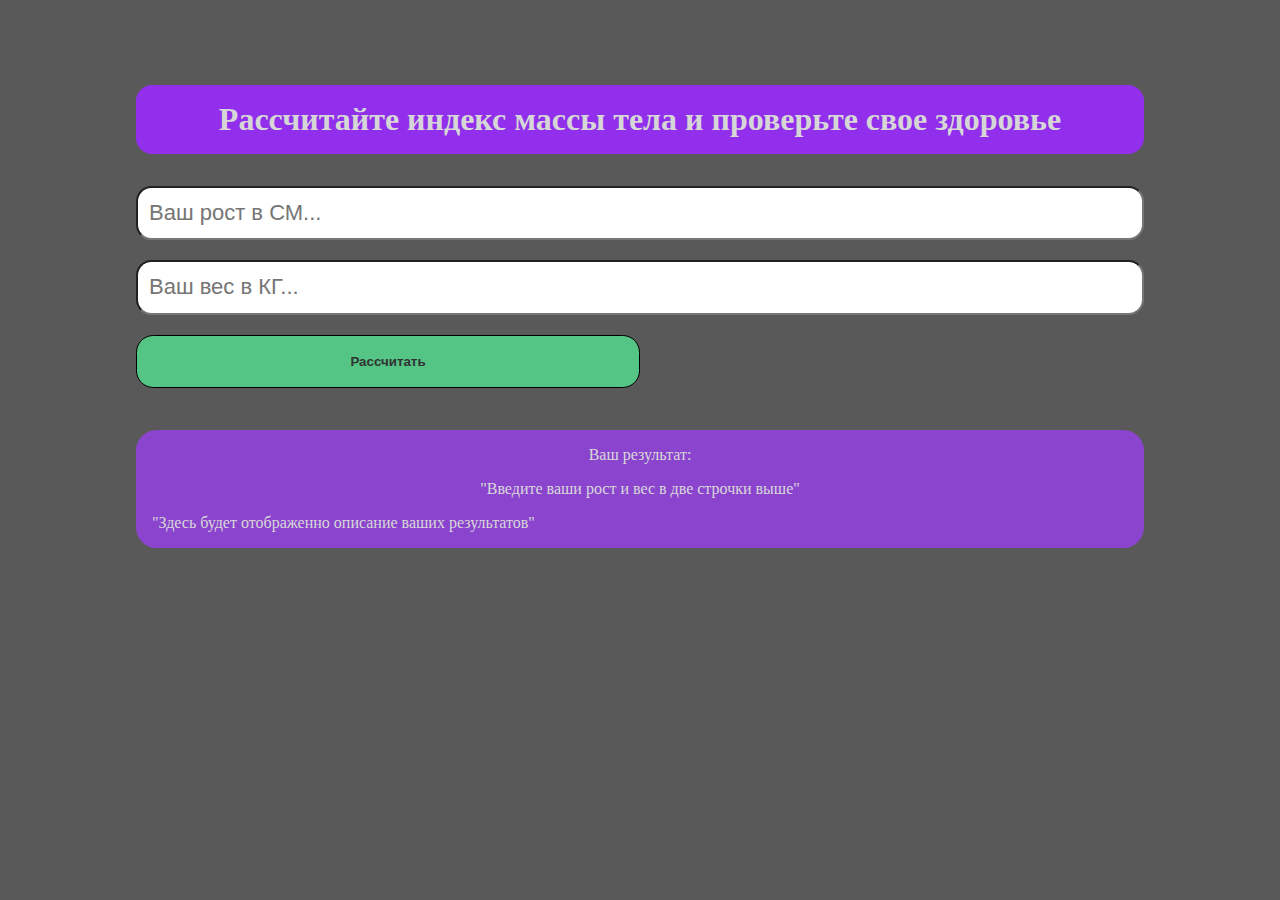
<file: imt/IMT.html>
<!DOCTYPE html>
<html lang="en">
  <head>
    <meta charset="UTF-8" />
    <meta name="viewport" content="width=device-width, initial-scale=1.0" />
    <title>Document</title>
    <link rel="stylesheet" href="styleIMT.css" />
    
  </head>
  <body>
    <div class="col">
      <h1 class="head">Рассчитайте индекс массы тела и проверьте свое здоровье</h1>
      <input id="inputCM" type="number" placeholder="Ваш рост в СМ...">
      <input id="inputKG" type="number" placeholder="Ваш вес в КГ...">
      <button type="button" id="submit">Рассчитать</button>
      <div class="backgr">
        <p class="vash_result">Ваш результат: <span id="resultNum"></span></p>
        <p class="opis" id="resultName">"Введите ваши рост и вес в две строчки выше"</p>
        <span id="description"
          >"Здесь будет отображенно описание ваших результатов"</span
        >
      </div>
    </div>
    <script src="IMT.js"></script>
  </body>
</html>
</file>
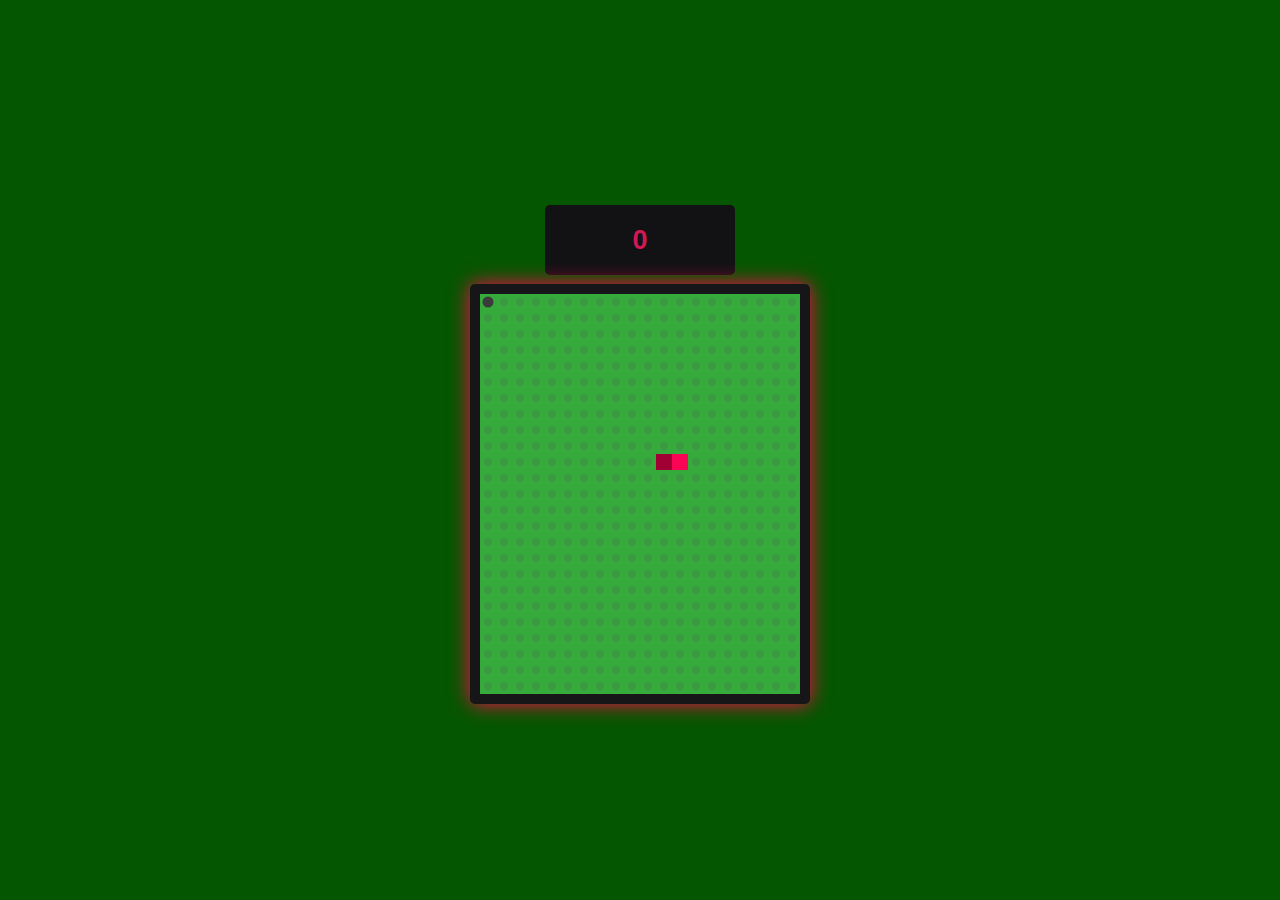
<file: sna/SN.html>
<!DOCTYPE html>
<html lang="en">
<head>
	<meta charset="UTF-8">
	<meta http-equiv="X-UA-Compatible" content="IE=edge">
	<meta name="viewport" content="width=device-width, initial-scale=1.0">
	<link rel="stylesheet" href="styleSN/main.css">
	<title>Snake 2d</title>
</head>
<body>

	<div id="game">
		<div class="game-header">
			<div class="game-score">
				<span class="score-count">1234</span>
			</div>
		</div>
		<div class="canvas-wrapper">
			<canvas id="game-canvas" width="320" height="400"></canvas>
		</div>
	</div>

	<script src="scriptsSN/main.js"></script>
</body>
</html>
</file>
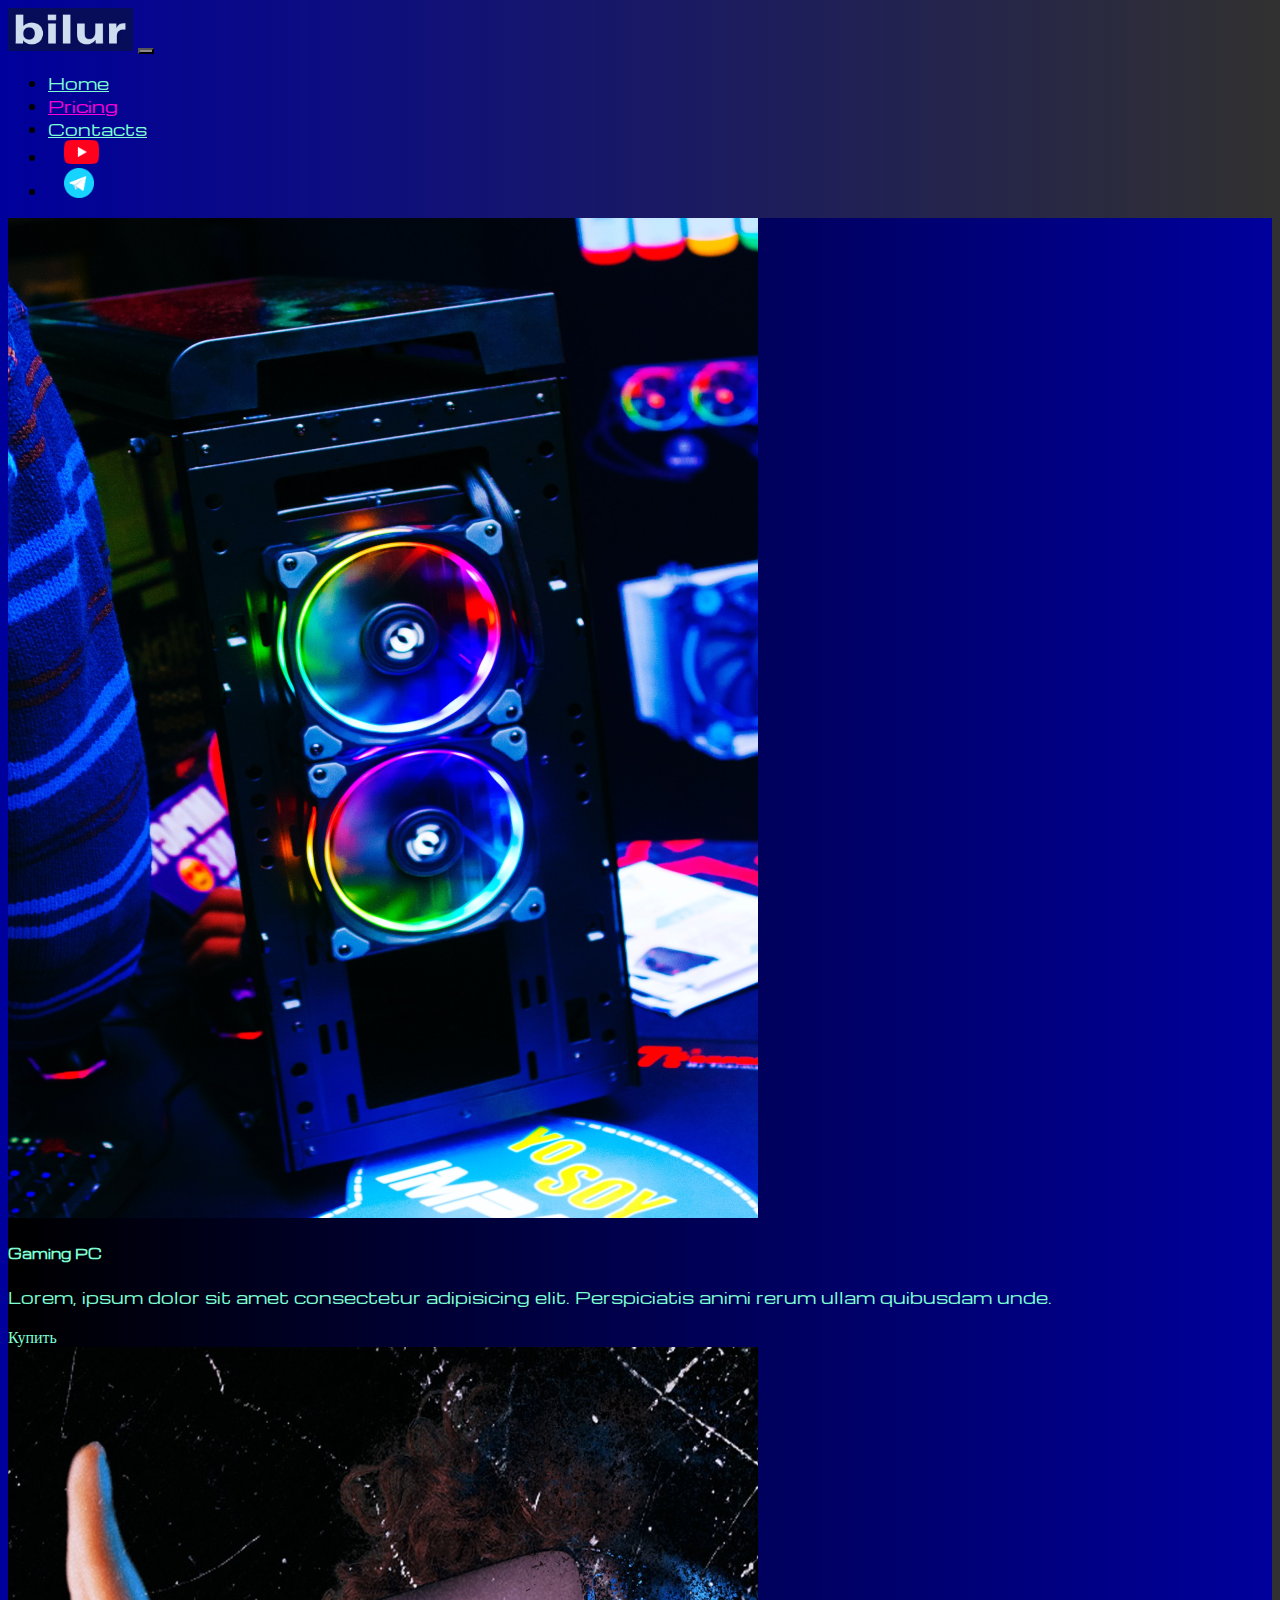
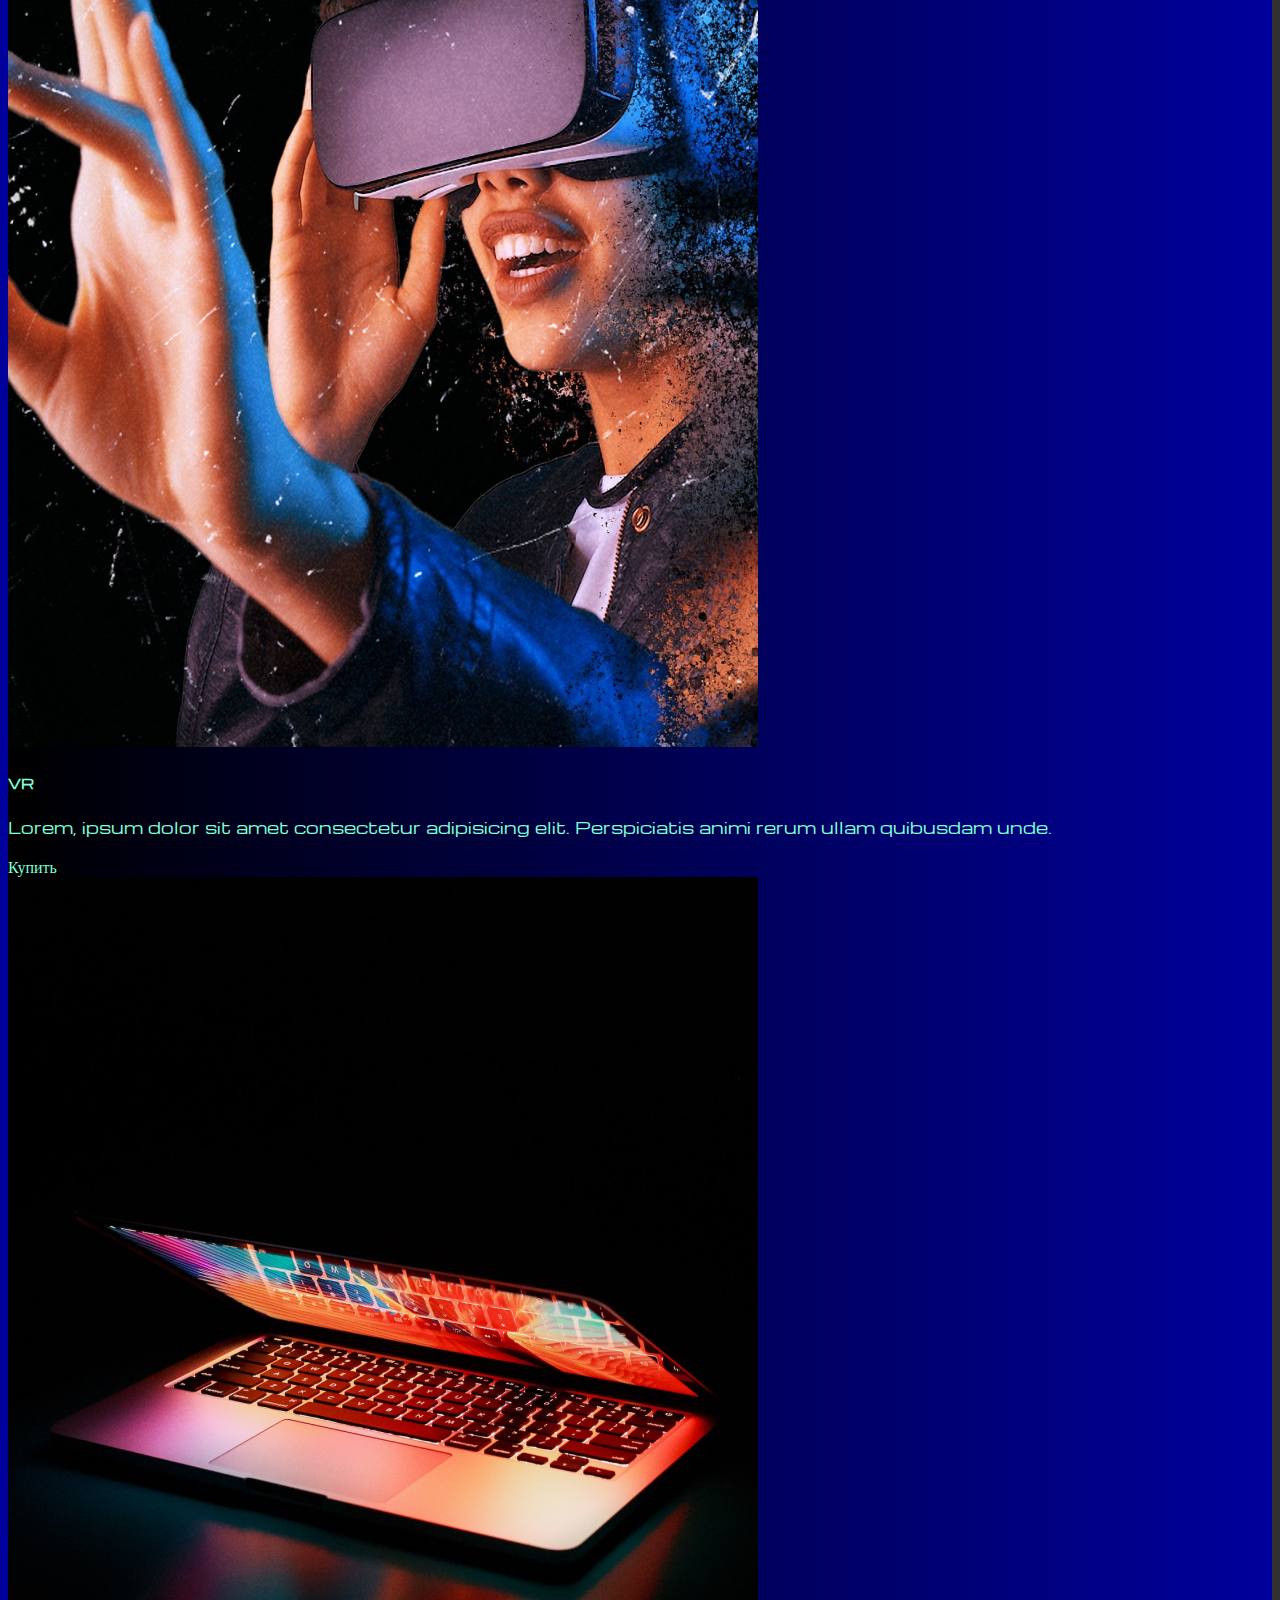
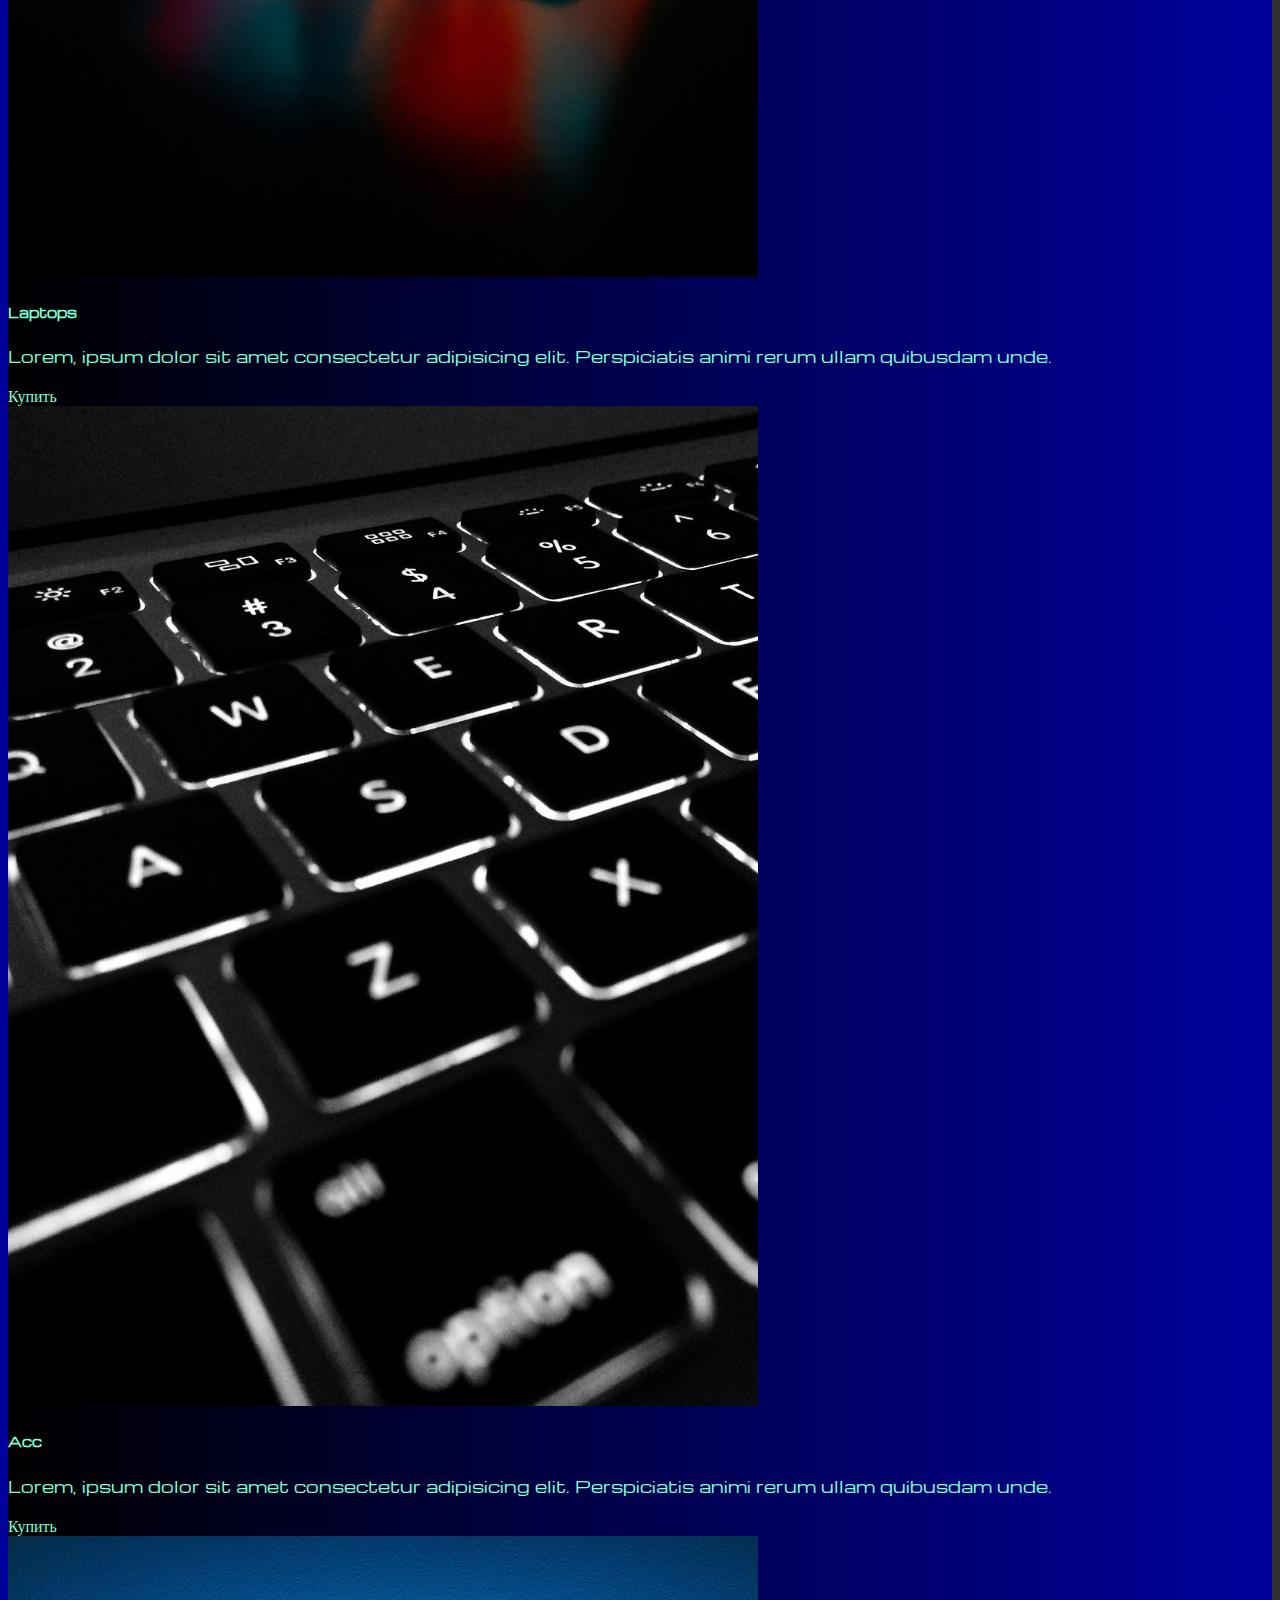
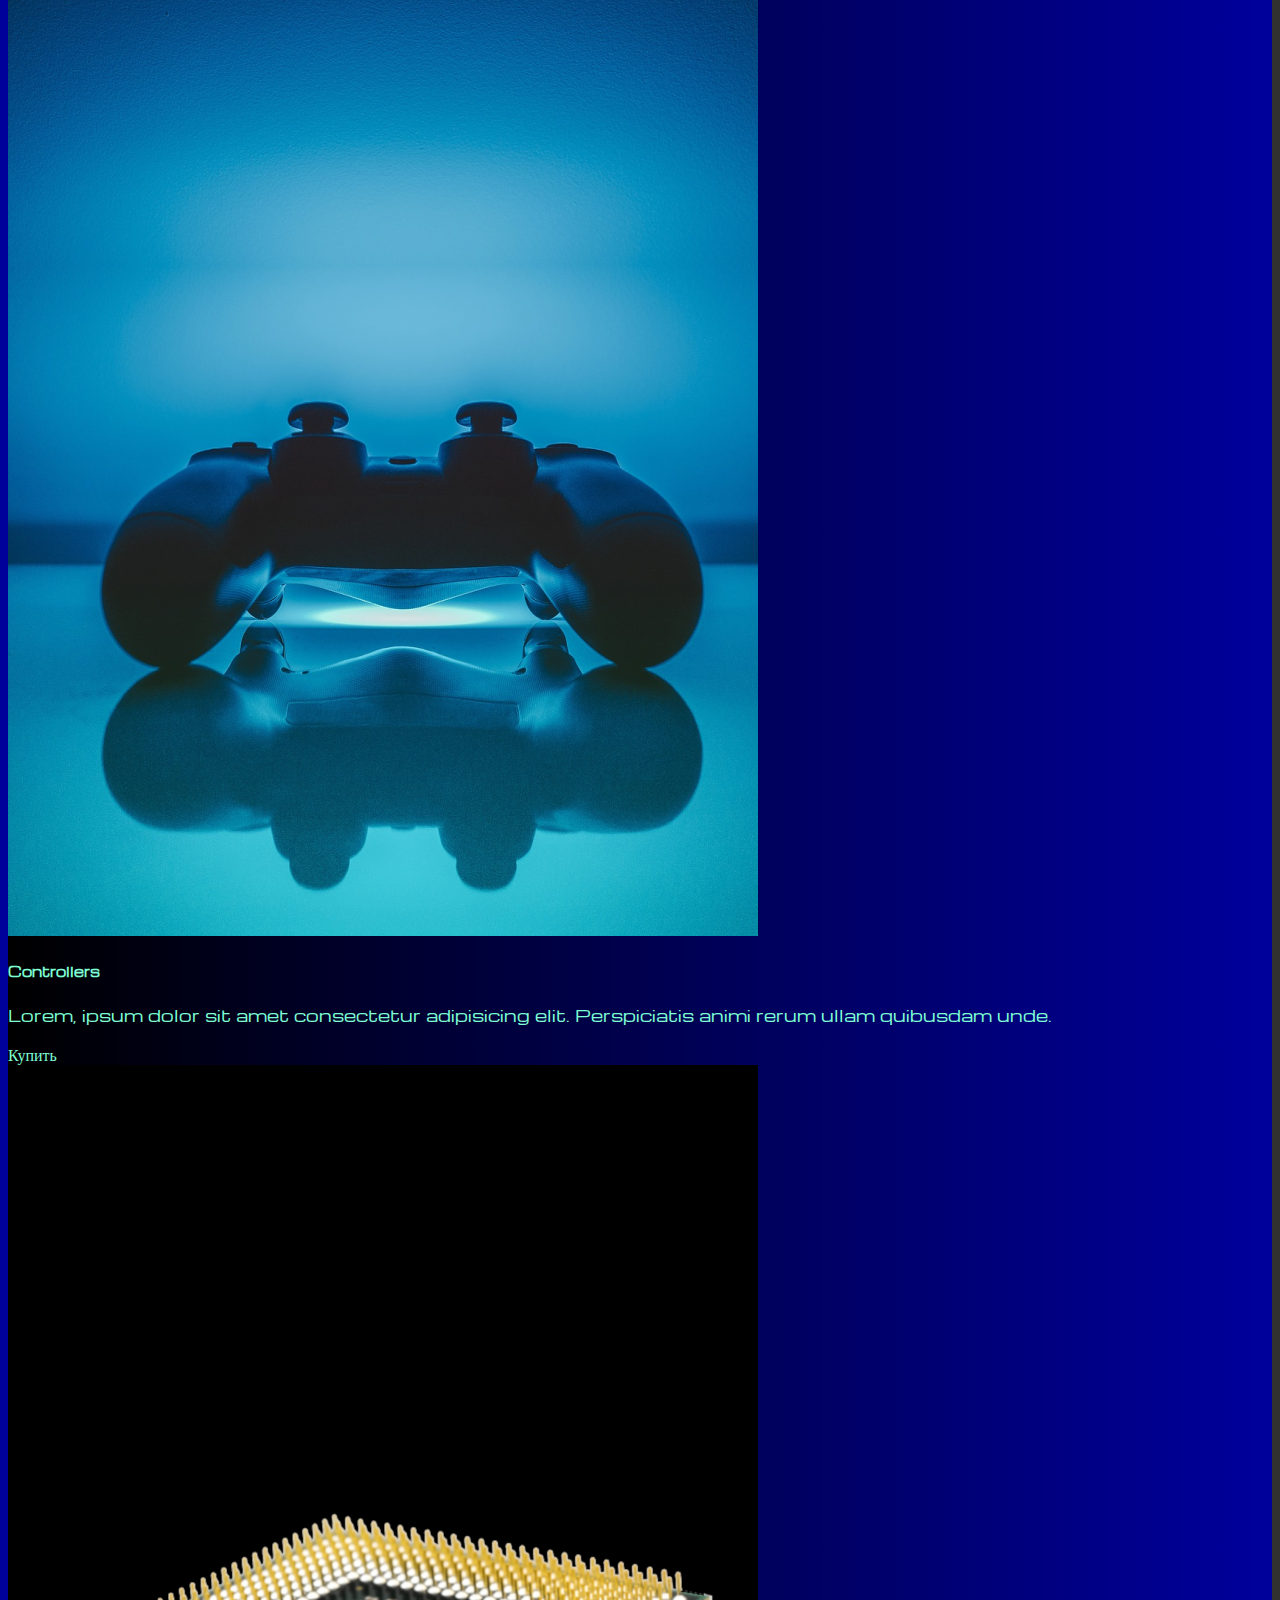
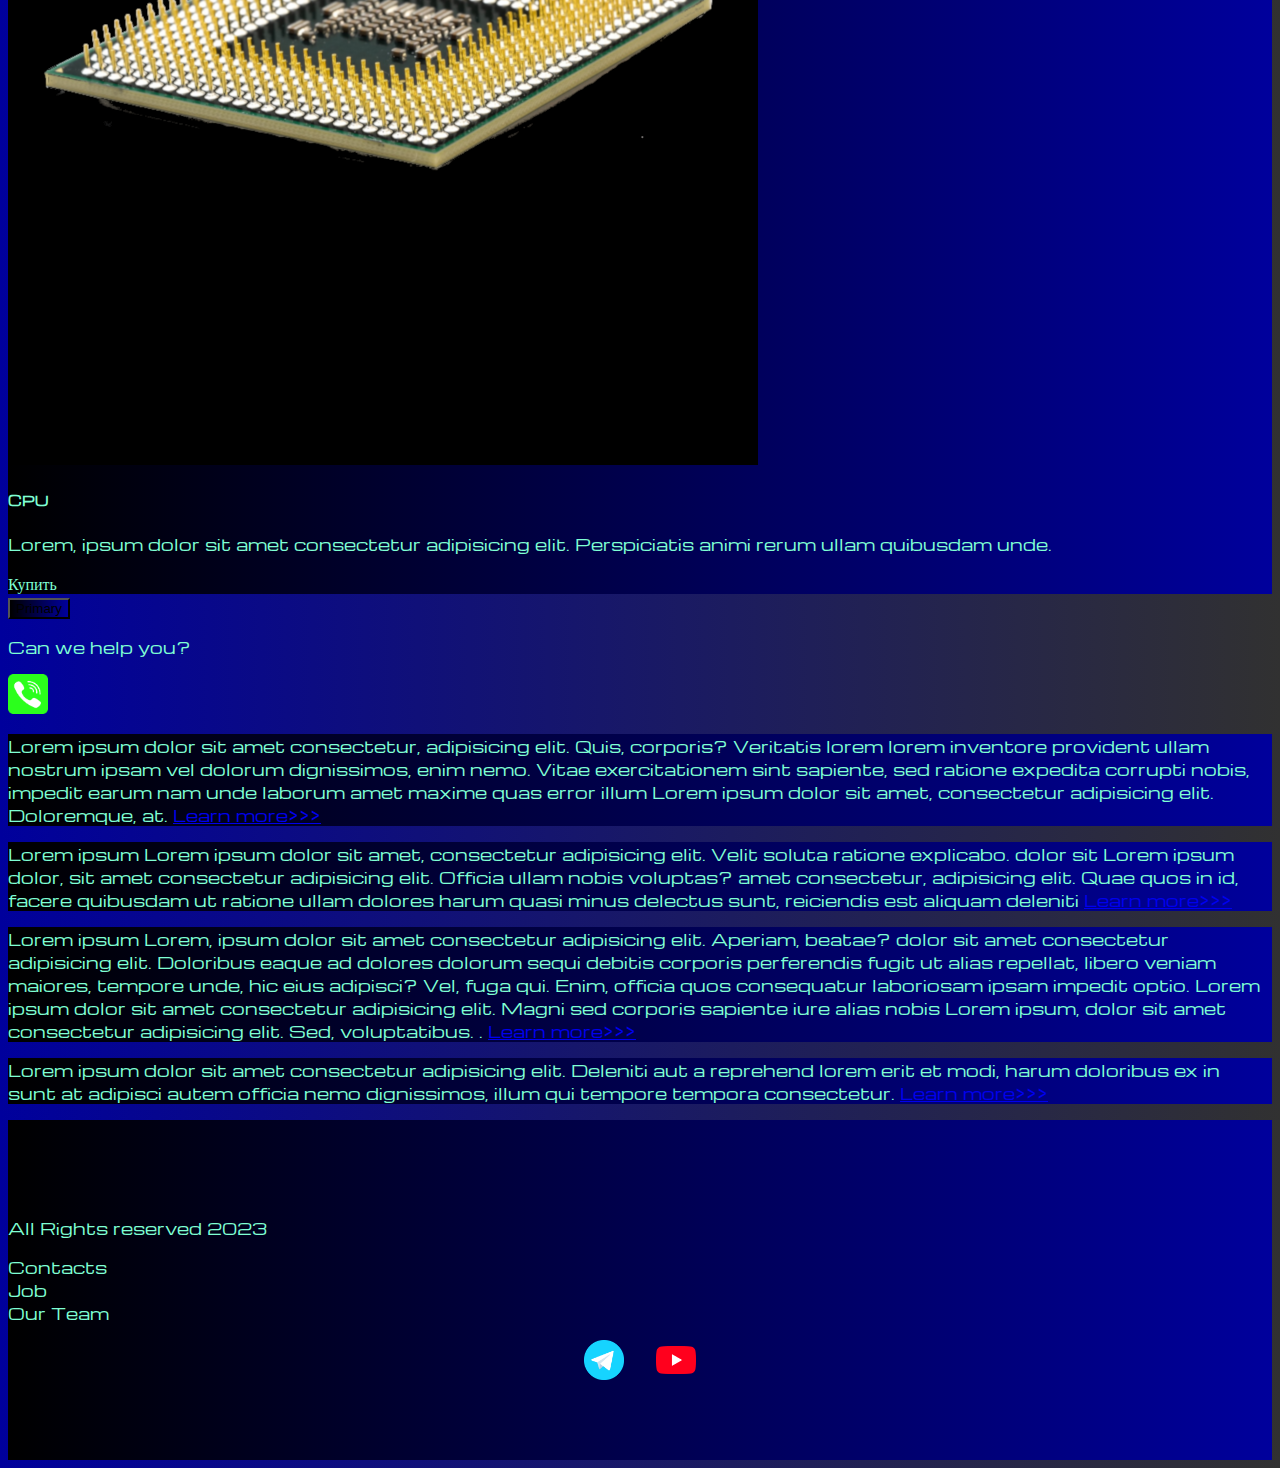
<file: upload/pricing.html>
<!DOCTYPE html>
<html lang="en">

<head>
  <meta charset="UTF-8" />
  <meta http-equiv="X-UA-Compatible" content="IE=edge" />
  <meta name="viewport" content="width=device-width, initial-scale=1.0" />
  <link href="https://cdn.jsdelivr.net/npm/bootstrap@5.3.0-alpha3/dist/css/bootstrap.min.css" rel="stylesheet"
    integrity="sha384-KK94CHFLLe+nY2dmCWGMq91rCGa5gtU4mk92HdvYe+M/SXH301p5ILy+dN9+nJOZ" crossorigin="anonymous" />
  <link rel="stylesheet" href="source/styles/mycss.css" />
  
  <link rel="apple-touch-icon" sizes="180x180" href="source/files/favicon.ico">
  <link rel="icon" type="image/png" sizes="32x32" href="source/files/favicon.ico">
  <link rel="icon" type="image/png" sizes="16x16" href="source/files/favicon.ico">

  <title>Document</title>
</head>
<body>
  <header>
    <nav class="navbar navbar-expand-lg bg-dark">
      <div class="container-fluid">
        <a class="navbar-brand" href="store.html"><img src="source/files/bil.png" alt="лого"></a>
        <button class="navbar-toggler" type="button" data-bs-toggle="collapse" data-bs-target="#navbarNav"
          aria-controls="navbarNav" aria-expanded="false" aria-label="Toggle navigation">
          <span class="navbar-toggler-icon"></span>
        </button>
        <div class="collapse navbar-collapse" id="navbarNav">
          <ul class="navbar-nav">
            <li class="nav-item">
              <a class="nav-link" aria-current="page" href="store.html">Home</a>
            </li>

            <li class="nav-item">
              <a class="nav-link active" href="pricing.html">Pricing</a>
            </li>
            <li class="nav-item">
              <a class="nav-link" href="#">Contacts</a>
            </li>
            <li class="nav-item">
              <a class="nav-link" href="#"> 
                <img style="width: 35px; margin-inline: 1em;" src="source/images/yt.png" alt="...">
              </a>
            </li>
            <li class="nav-item">
              <a class="nav-link" href="#"> 
                <img style="width: 30px; margin-inline: 1em;" src="source/images/tg.png" alt="...">
              </a>
            </li>
          </ul>
        </div>
      </div>
    </nav>
  </header>

  <section>
    <div class="container-fluid mt-4">
      <div class="row">
        <div class="col-lg-1">
        </div>

        <div class="col-lg-8 col-md-12">
          <div class="row">
            <div class="col-lg-4 col-md-6 mt-4">
              <div class="card">
                <a href="">
                  <img src="source/images/gaming pc.png" class="card-img-top" alt="...">
                  <div class="card-body">
                </a>
                  <h5 class="card-title"><a href="#">Gaming PC</a></h5>
                  <p class="card-text"><a href="#">
                    Lorem, ipsum dolor sit amet consectetur adipisicing elit. Perspiciatis animi rerum ullam quibusdam unde.
                  </a></p>
                  <a href="#" class="btn btn-primary">Купить</a>
                </div>
              </div>
            </div>
            <div class="col-lg-4 col-md-6 mt-4">
              <div class="card">
                <img src="source/images/vr.png" class="card-img-top" alt="...">
                <div class="card-body">
                  <h5 class="card-title">VR</h5>
                  <p class="card-text">Lorem, ipsum dolor sit amet consectetur adipisicing elit. Perspiciatis animi rerum ullam quibusdam unde.</p>
                  <a href="#" class="btn btn-primary">Купить</a>
                </div>
              </div>
            </div>
            <div class="col-lg-4 col-md-6 mt-4">
              <div class="card">
                <img src="source/images/laptop.png" class="card-img-top" alt="...">
                <div class="card-body">
                  <h5 class="card-title">Laptops</h5>
                  <p class="card-text">Lorem, ipsum dolor sit amet consectetur adipisicing elit. Perspiciatis animi rerum ullam quibusdam unde.</p>
                  <a href="#" class="btn btn-primary">Купить</a>
                </div>
              </div>
            </div>
            <div class="col-lg-4 col-md-6 mt-4">
              <div class="card">
                <img src="source/images/acc.png" class="card-img-top" alt="...">
                <div class="card-body">
                  <h5 class="card-title">Acc</h5>
                  <p class="card-text">Lorem, ipsum dolor sit amet consectetur adipisicing elit. Perspiciatis animi rerum ullam quibusdam unde.</p>
                  <a href="#" class="btn btn-primary">Купить</a>
                </div>
              </div>
            </div>
            <div class="col-lg-4 col-md-6 mt-4">
              <div class="card">
                <img src="source/images/controller.png" class="card-img-top" alt="...">
                <div class="card-body">
                  <h5 class="card-title">Controllers</h5>
                  <p class="card-text">Lorem, ipsum dolor sit amet consectetur adipisicing elit. Perspiciatis animi rerum ullam quibusdam unde.</p>
                  <a href="#" class="btn btn-primary">Купить</a>
                </div>
              </div>
            </div>
            <div class="col-lg-4 col-md-6 mt-4">
              <div class="card">
                <img src="source/images/cpu.png" class="card-img-top" alt="...">
                <div class="card-body">
                  <h5 class="card-title">CPU</h5>
                  <p class="card-text">Lorem, ipsum dolor sit amet consectetur adipisicing elit. Perspiciatis animi rerum ullam quibusdam unde.</p>
                  <a href="#" class="btn btn-primary">Купить</a>
                </div>
              </div>
            </div>

            <div class="col-lg-12 col-md-12 text-center mt-4">
              <button type="button" class="btn btn-outline-primary btn-lg my-4">Primary</button>
            </div>


            <div class="col-lg-12 col-md-12 text-center mt-4">
              <p>
                Can we help you?
              </p>
            </div>
            <div class="col-lg-12 col-md-12 text-center">
              <a href="#"><img class="call-anim" style="width: 40px;" src="source/images/phone.png" alt="..."></a>

            </div>

          </div>

        </div>
        <div class="col-lg-3 col-md-12">
          <div class="row px-2">
            <div class="col-lg-12 sidebar my-4">
              <p>Lorem ipsum dolor sit amet consectetur, adipisicing elit. Quis, corporis? Veritatis lorem lorem inventore provident ullam nostrum ipsam vel dolorum dignissimos, enim nemo. Vitae exercitationem sint sapiente, sed ratione expedita corrupti nobis, impedit earum nam unde laborum amet maxime quas error illum Lorem ipsum dolor sit amet, consectetur adipisicing elit. Doloremque, at. <a href="#">Learn more>>></a></p>
            </div>
            <div class="col-lg-12 sidebar my-4">
              <p>Lorem ipsum Lorem ipsum dolor sit amet, consectetur adipisicing elit. Velit soluta ratione explicabo. dolor sit Lorem ipsum dolor, sit amet consectetur adipisicing elit. Officia ullam nobis voluptas? amet consectetur, adipisicing elit. Quae quos in id, facere quibusdam ut ratione ullam dolores harum quasi minus delectus sunt, reiciendis est aliquam deleniti <a href="#">Learn more>>></a></p>
            </div>
            <div class="col-lg-12 sidebar my-4">
              <p>Lorem ipsum Lorem, ipsum dolor sit amet consectetur adipisicing elit. Aperiam, beatae? dolor sit amet consectetur adipisicing elit. Doloribus eaque ad dolores dolorum sequi debitis corporis perferendis fugit ut alias repellat, libero veniam maiores, tempore unde, hic eius adipisci? Vel, fuga qui. Enim, officia quos consequatur laboriosam ipsam impedit optio. Lorem ipsum dolor sit amet consectetur adipisicing elit. Magni sed corporis sapiente iure alias nobis Lorem ipsum, dolor sit amet consectetur adipisicing elit. Sed, voluptatibus. . <a href="#">Learn more>>></a></p>
            </div>
            <div class="col-lg-12 sidebar my-4">
              <p>Lorem ipsum dolor sit amet consectetur adipisicing elit. Deleniti aut a reprehend lorem erit et modi, harum doloribus ex in sunt at adipisci autem officia nemo dignissimos, illum qui tempore tempora consectetur. <a href="#">Learn more>>></a></p>
            </div>
          </div>
        </div>

      </div>

    </div>

  </section>



  <footer class="mt-4 mar">
    <div class="container-fluid">
      <div class="row">
        <div class="col-lg-4 col-md-12 footer-text text-center">
          <p>All Rights reserved 2023</p>
        </div>
        <div class="col-lg-4 col-md-12 footer-text text-center">
          <p>Contacts<br>Job<br>Our Team</p>
        </div>
        <div class="col-lg-4 col-md-12 media-links">
          <img style="width: 40px; margin-inline: 1em;" src="source/images/tg.png" alt="...">
          <img style="width: 40px; margin-inline: 1em;" src="source/images/yt.png" alt="...">
        </div>
      </div>
    </div>

  </footer>



  <script src="https://cdn.jsdelivr.net/npm/bootstrap@5.3.0-alpha3/dist/js/bootstrap.min.js"
    integrity="sha384-Y4oOpwW3duJdCWv5ly8SCFYWqFDsfob/3GkgExXKV4idmbt98QcxXYs9UoXAB7BZ"
    crossorigin="anonymous"></script>
</body>

</html>
</file>
<file: style.css>
html {
    background-image: url("fon.jpg");
}
body {
    margin: 0;
    padding: 0;
    background-color: rgba(255, 255, 255, 0);
}

.logo {
    width: 13%;
    min-width: 200px;
    border-radius: 50%;
    border: 10px solid white;
    margin-bottom: 1em;
    margin-top: 3em;
    transition: transform 0.3s;
}

.logo:hover {
    transform: scale(1.025);
}

.name {
    font-size: 30px;
    text-decoration: none;
    color: aliceblue;
    margin: 1em;
}

.btn__container {
    display: flex;
    flex-direction: column;
    align-items: center;
    justify-content: center;
    min-height: 100vh;
    padding-bottom: 5em;
}


.btn {
    background-color: rgba(255, 255, 255, 0);
    
    width: 80%;
    max-width: 700px;
    text-align: center;
    margin: 1em 0em;
    padding: 1em 0em;
    border-radius: 5em;
    border: 1px solid rgba(238, 238, 255, 0.258);

    color: rgb(255, 255, 255);
    font-size: 22px;
    text-decoration: none;
    transition: 0.2s;
}

.btn:hover {
    background-color: rgba(255, 255, 255, 0.194);
    transform: scale(1.02);
    /* box-shadow: 0 0 0px 20px rgb(255, 255, 255); */
}

.btn__last {
    background-color: rgb(181, 181, 181);
    width: 80%;
    max-width: 700px;
    text-align: center;
    margin: 1em 0em;
    padding: 1em 0em;
    border-radius: 5em;
    border: 1px solid rgb(0, 0, 0);

    color: rgb(0, 0, 0);
    font-size: 22px;
    text-decoration: none;
    transition: 0.2s;
}

.btn__last:hover {
    transform: scale(1.02);
    box-shadow: 0 0 0px 20px rgb(29, 29, 29);
}

.mobile {
    display: none;
}

@media (max-width: 767px) {
.computer {
    display: none;
}

.mobile {
    display: inline;
}
}
</file>
<file: allayamain/style.css>
.bookbutton {
  background-color: rgb(255, 255, 255);
  color: black;
  text-decoration: none;
  padding: 1.3em 3.6em;
  margin-top: 3em;
  border-radius: 5em;
  border-width: 1px;
  border-color: aqua;
  box-shadow: 0 0 200px rgb(78, 231, 255);
}
.bookbutton:hover {
  background-color: rgb(249, 249, 249);
  box-shadow: 0 0 20px rgb(78, 231, 255);
}
.bookbutton:active{
  background-color: rgb(0, 186, 186);
}

.firstblock {
  display: flex;
  flex-wrap: wrap-reverse;
  padding: 6.5em 1em 6.5em 1em;
  background: linear-gradient(to right, #b2feff, #dbfdff);
}

.column {
  flex: 1;
}

.firstcolumn {
  display: flex;
  align-items: center;
  justify-content: center;
}

.secondcolumn {
  text-align: center;
}


.avatar {
  width: 90%;
  max-width: 400px;
  border-radius: 50%;
  border: 0.9em solid rgb(255, 255, 255);
  box-shadow: 0px 0px 7px rgba(0, 0, 0, 0.233);
  margin-bottom: 2em;
  transition: transform 0.3s;
}

.avatar:hover {
  transform: scale(1.1);
}

.avatar:active {
  transform: scale(1.1);
}


@media screen and (max-width: 768px) {
  .column {
    flex-basis: 100%;
  }
  .avatar{
    width: 90%;
  }
}

.hr1 {
  margin-top: 6em;
  margin-bottom: 6em;
}


.cardcontainer {
  display: grid;
  grid-template-columns: repeat(3, 1fr);
  grid-template-rows: repeat(2);
}

.card {
  margin: 1.5em;
  border-radius: 0.5em;
  border: 1px solid rgb(57, 225, 255);
  background-color: rgb(255, 255, 255);
}
.card:hover {
  background-color: rgb(242, 242, 242);
}

.cardimg{
  width: 100%;
}

@media (max-width: 1300px) {
  .cardcontainer {
    grid-template-columns: repeat(2, 1fr);
    grid-template-rows: repeat(3);
  }
}

@media (max-width: 768px) {
  .cardcontainer {
    grid-template-columns: repeat(1, 1fr);
    grid-template-rows: repeat(6);
  }
}



.infocard {
  text-align: center;
  margin: 0.5em 0.5em 1em 0.5em;
}
.infocard a {
  color: black;
  text-decoration: none;
}

.cardcontainer button {
  background-color: rgb(255, 255, 255);
  border-radius: 2em;
  border-color: aqua;
  border-width: 1px;
  box-shadow: 3px 3px 2px rgba(190, 190, 190, 0);
  padding: 0.5em 2.5em 0.5em 2.5em;
}
.firstblock button:hover, 
.cardcontainer button:hover{
  box-shadow: 0 0 20px rgb(57, 225, 255);
}

.buttonhead {
  box-shadow: 0 0 0;
}

.placeandcontact {
  flex-wrap: wrap-reverse; 
  display: flex;
  justify-content: space-between;
}



.adandcont{
  margin-top: 3em;
  margin-bottom: 3em;
}

#map {
  max-width: 600px;
  min-width: 300px;
  width: 100%;
}


.footer {
  background-color: rgb(0, 78, 96);
  padding-top: 1px;
  padding-bottom: 50px;
  margin-top: 5em;
}

.socialfoot {
  display: block;
  width: 3em;
  margin: 1em 1em 1em 0em;
}

.flexfoot {
  display: flex;
  justify-content: space-between;
  flex-wrap: wrap;
}

.sertificats {
  display: flex;
  flex-direction: column;
  align-items: center;
}

.sertf{
  width: 70%;
  margin-top: 5em;
}

#scrollTopButton {
  position: fixed;
  bottom: 50px;
  right: 20px;
  cursor: pointer;
}
</file>
<file: animelinkpage/ind.css>
body {
  position: relative;
}

body::before {
  content: "";
  position: fixed;
  top: 0;
  left: 0;
  right: 0;
  bottom: 0;
  z-index: -1;
  background-image: url(cyber-blure.jpg);
  box-shadow: inset 0 0 0 0px rgb(0, 0, 0);
}

.buttons {
  display: flex;
  justify-content: center;
  align-items: center;
  min-height: 100vh;
  display: flex;
  flex-direction: column;
  align-items: center;
}

button {
  margin-bottom: 30px;
  width: 15em;
  height: 3em;
  font-size: 1.3em;
  color: rgb(255, 246, 194);
  background-color: black;
  border-radius: 2em;
  border-color: rgb(0, 0, 0);
  transition: transform 0.2s ease-in-out;
}

button:hover {
  background-color: rgb(0, 0, 0);
  box-shadow: 0 0 20px rgb(255, 0, 234);
  transform: scale(1.1);
  border-color: gold;
}

@media (min-width: 600px) {
  
  button {
    width: 18em; /* Увеличенная ширина кнопок для компьютеров */
  }
}

@media (min-width: 900px) {
  button {
    width: 23em; /* Увеличенная ширина кнопок для компьютеров */
  }
}


img {
  width: 11em;
  border-radius: 50%;
  margin: 0em 0em 3em 0em;
  transition: transform 0.2s ease-in-out;
}

img:hover {
  transform: scale(1.07);
}

.image-container audio {
  display: none;
}
</file>
<file: newresume/styleresume.css>
body {
    /* background-image: url('cherno-belyy-fon.jpg'); */
    background-image: url('seryj-fon.jpg');
    background-size: 100% 200%;
    background-repeat: no-repeat;
    display: flex;
    justify-content: center;
    padding-top: 4vh;
    padding-bottom: 8em;
    padding-left: 1%;
    padding-right: 1%;
}

.resume {
    max-width: 750px;
    min-height: 1061px;
    display: flex;
    /* border: 1px solid white; */
    /* box-shadow: 0 0 10px 0px white; */
}

.left__column {
    background: linear-gradient(90deg, black, rgb(57, 57, 57));
    min-width: 30%;
    padding-top: 3%;
}




.mailwrap {
    display: flex;
    flex-wrap: wrap;
}

.avatar {
    width: 90%;
    margin-left: 50%;
    margin-right: 50%;
    transform: translate(-50%, 0);
    border-radius: 50%;
}
.avatar__mobile {
    display: none;
}

.contacts {
    padding-left: 5%;
    padding-right: 5%;
    color: aliceblue;
}
.name{
    font-size: 18px;
}

.tel {
    color: aliceblue;
}

.logo {
    max-width: 36px;
    display: block;
}
.right__column {
    background-color: rgb(255, 255, 255);
}

.header {
    background-color: black;
    color: aliceblue;
    padding: 1em;
    height: 90px;
    display: flex;
    justify-content: space-between;
}

.section {
    padding: 1em 1em 3em 1em;
}
.name__position{
    display: flex;
    flex-direction: column;
    justify-content: space-around;
}

@media (max-width: 767px)  { 


.resume {
    flex-direction: column-reverse;
}
.left__column{
    background: linear-gradient(90deg, black, rgb(57, 57, 57));
    min-width: 100%;
    padding: 3% 0 10% 0;

}


.avatar {
    display: none;
}
.avatar__mobile {
    display: inline;
    width: 90px;
    border-radius: 50%;
}



}
</file>
<file: barber/stylebarber.css>
body {
    margin: 0;
    padding: 0;
}

.firstblock {
    background-image: url('EnisVhljSOE.jpg');
    background-size: cover;
    max-width: 100%;
    min-height: 100vh;
    background-color: rgb(0, 0, 0);
    background-position: center;
    background-repeat: no-repeat;
}

.navbar {
    display: flex;
    justify-content: space-between;
    align-items: center;
    background-color: rgb(0, 0, 0);
    padding-top: 1em;
    padding-bottom: 1em;
    width: 100%;
}

.navigation__button{
    font-size: 20px;
    font-weight: 500;
    color: rgb(226, 226, 226);
    text-decoration: none;
    margin: 1em;
}
.navigation__button:hover{
    color: aliceblue;
}

.logotype__img {
    width: 100px;
    transform: translate(-80px);
}
.logotype__img:hover {
    filter: drop-shadow(0px 0px 5px rgb(255, 255, 255));
}

.navigation__button__book{
    color: rgb(226, 226, 226);
    text-decoration: none;
    border: 2px solid white;
    padding: 0.6em 2em 0.6em 2em;
    margin-right: 1.6em;
    margin-left: 0em;
}
.navigation__button__book:hover{
    background-color: rgb(42, 42, 42);
}
.firstblock {
    display: flex;
    flex-direction: column;
    justify-content: space-between;
    align-items: center;
}

.main__text{
    color: rgb(246, 251, 255);
    text-align: center;
}
.button__down {
    width: 50px;
    margin-bottom: 2em;
    filter: drop-shadow(0 0 0px rgba(255, 255, 255, 0.616));
    transition: filter 0.3s;
}
.button__down:hover {
    filter: drop-shadow(0 0 30px rgb(0, 0, 0));
}

.secondbg {
    background-color: rgb(255, 252, 248);
    width: 100%;
}

.second__block {
    display: flex;
    justify-content: space-between;
    padding-left: 2em;
    padding-right: 2em;
    padding-top: 8em;
    padding-bottom: 8em;

    max-width: 1000px;
    width: 80%;
    margin-left: 50%;
    margin-right: 50%;
    transform: translate(-50%, 0);
}
.icon__second__block{
    height: 70px;
}

.hr__second {
    border: none;
    width: 1px;
    background-color: rgba(4, 4, 4, 0.192);
}

.column{
    text-align: center;
}

.third__block {
    display: flex;
    flex-direction: column;
    align-items: center;
    justify-content: center;
    padding: 10em 0em;
}

.price {
    max-width: 800px;
    width: 85%;
}

.flex__position__prise {
    display: flex;
    justify-content: space-between;
    font-size: 26px;
    font-weight: 500;
}

hr {
    margin: 2em 0em;
    border: none;
    background-color: rgba(0, 0, 0, 0.099);
}

.one__position hr {
    height: 1px;
}

.time {
    margin: 1em 0em 1em 0em;
}

.section__book__button {
    color: rgb(255, 246, 246);
    background-color: black;
    font-size: 18px;
    text-decoration: none;
    padding: 1em 3em 1em 3em;
    margin-top: 6em;
}




/* Дополнительные стили для ширины окна меньше 799px */
@media (max-width: 799px) {
    .navigation__button{
        display: none;
    }
    .logotype__img {        
        transform: translate(20px);
    }
    .nav__btn {
        font-size: 2em;
        padding-inline: 30px;
        padding-bottom: 5px;
        border: none;
        background-color: rgb(0, 0, 0);
        color: white;
        cursor: pointer;
    }

    .drop:focus-within .navigation__button {
        display: block;
        position: relative;
    }
    .second__block {
        flex-direction: column;
    }
    .hr__second {
        border: none;
        height: 1px;
        width: 100%;
        background-color: rgba(4, 4, 4, 0.313);
        margin-top: 4em;
        margin-bottom: 4em;
    }
}
/* Дополнительные стили для ширины окна больше 800px */
@media (min-width: 800px) {
    .nav__btn {
        display: none;
    }
}

@media (min-width: 767px) {



    .container {
        min-height: 100vh;
        height: 100vh;
        max-width: 100%;
        width: 100%;
        display: flex;
    }
    
    .col-row {
        height: 100%;
        width: 30%;
        display: flex;
        flex-direction: column;
    }
    
    .first {
        height: 50%;
        width: 100%;
        background-image: url('barber3.jpg');
        background-repeat: no-repeat;
        background-size: cover;
    }
    
    .second {
        height: 50%;
        width: 100%;
        background-image: url('barberInst.jpg');
        background-repeat: no-repeat;
        background-position: center;
        background-size: cover;
    }
    
    .big {
        height: 100%;
        width: 70%;
        background-image: url('barberbig.jpeg');
        /* background-position: center; */
        background-size: cover;
    }
    
    }
    
    @media (max-width: 767px) {
        
    .container {
        min-height: 100vh;
        height: 100vh;
        max-width: 100%;
        width: 100%;
        display: flex;
        flex-direction: column-reverse;
    }
    
    .col-row {
        height: 30%;
        width: 100%;
        display: flex;
    }
    
    .first {
        height: 100%;
        width: 50%;
        background-image: url('barber3.jpg');
        background-repeat: no-repeat;
        background-size: cover;
    }
    
    .second {
        height: 100%;
        width: 50%;
        background-image: url('barberInst.jpg');
        background-repeat: no-repeat;
        background-position: center;
        background-size: cover;
    }
    
    .big {
        height: 70%;
        width: 100%;
        background-image: url('barberbig.jpeg');
        /* background-position: center; */
        background-size: cover;
        background-position-x: -40px;
    }
    }
    
    @media (max-width: 374px) {
        .big {
            background-position-x: -120px;
        }
    }
@media (max-width: 522px) {
    .navigation__button__book{
        display: none;
    }
    .logotype__img {
        transform: translate(-30px);
    }
}



.dop__block {
    display: flex;
    align-items: center;
    justify-content: center;
    padding-top: 25vh;
    padding-bottom: 25vh;
}

.dop__text {
    max-width: 600px;
    text-align: center;
}

.about__me__block {
    display: flex;
    justify-content: center;
    flex-wrap: wrap;
    padding-bottom: 8em;
}

.about__me__text__block {
    background-color: rgb(255, 247, 237);
    padding-left: 3em;
    padding-right: 3em;
    padding-bottom: 5em;
    padding-top: 4em;
    display: flex;
    flex-direction: column;
    align-items: center;
    min-height: auto;
    /* background-color: antiquewhite; */
    height: auto;
}

.about__me__text {
    max-width: 400px;
    font-size: 24px;
}



.about__me__foto {
    max-width: 496px;
    width: 100%;
}

.map{
    width: 100%;
}


.footer__block {
    background-color: rgb(0, 0, 0);
    color: aliceblue;
    display: flex;
    justify-content: center;
    padding-top: 7em;
    padding-bottom: 3em;
}

.footer__block a {
    color: aliceblue;
}


.footer__text {
    max-width: 70%;
    text-align: center;
}

.dno {
    margin-top: 17em;
}
</file>
<file: imt/styleIMT.css>
body {
    background-color: rgb(89, 89, 89);
    padding-left: 10%;
    padding-right: 10%;
}
.col {
    display: flex;
    flex-direction: column;
    margin-top: 4em;
}

.head {
    text-align: center;
    background-color: rgb(145, 47, 236);
    color: rgb(214, 214, 214);
    border-radius: 16px;
    padding: 0.5em 0em;
}

input {
    margin: 10px 0px;
    padding-left: 0.5em;
    height: 2.2em;
    border-radius: 0.7em;
    font-size: 22px;
}

#submit {
    margin-top: 10px;
    background-color: rgb(84, 197, 133);
    height: 4em;
    color: rgb(50, 50, 50);
    font-weight: 550;
    border-radius: 1.3em;
    max-width: 50%;
    border: 1px solid black;
}

.vash_result {
    
    text-align: center;
    border-radius: 2em;
}

.opis {
    text-align: center;
}

.backgr {
    background-color: rgb(139, 68, 206);
    padding: 0em 1em 1em 1em;
    margin-top: 2.6em;
    border-radius: 1.3em;
    color: rgb(216, 216, 216);
}
</file>
<file: sna/styleSN/main.css>
body {
	margin: 0px;
	font-family: sans-serif;
}


#game {
	background: #055601;
	width: 100vw;
	height: 100vh;

	display: flex;
	flex-direction: column;
	justify-content: center;
	align-items: center;
}

#game-canvas {
	display: block;
	border-radius: 5px;	
}

.game-header {
	padding-top: 1vmin;
	padding-bottom: 1vmin;

	display: flex;
	justify-content: space-between;
}
.game-score {
	padding: 10px 15px;
	min-width: 160px;
	height: 50px;
	background: #121214;
	border-radius: 5px;

	display: flex;
	justify-content: center;
	align-items: center;
}
.score-count{
	font-size: 3vmin;
	color: #D21855;
	font-weight: bold;
}

.canvas-wrapper {
	background-color: #36ab3c;
	border-radius: 5px;
	border: 10px solid #161618;
	box-shadow: 0px 0px 20px #ff0051;

	background-image: url("data:image/svg+xml,%3Csvg width='16' height='16' viewBox='0 0 16 16' fill='none' xmlns='http://www.w3.org/2000/svg'%3E%3Cg opacity='0.2'%3E%3Ccircle cx='8' cy='8' r='4' fill='%23525053'/%3E%3C/g%3E%3C/svg%3E%0A");
}
</file>
<file: upload/source/styles/mycss.css>
@import url('https://fonts.googleapis.com/css?family=Michroma&display=swap');

body {
    font-family: Michroma, serif;
    background: linear-gradient(90deg, #00009c 0%, #313131 100%);
}

p {
    color: aquamarine;
}

.nav-link {
    color: aquamarine;
}

.navbar-nav .nav-link.active {
    color: rgb(255, 0, 217);
}

.navbar-brand img {
    width: 125px;
}

.navbar-toggler{
    background-color: rgb(138, 138, 138);
}

.sidebar {
    color: aquamarine;
    background: linear-gradient(270deg,#00009c 0%, #000000 100%) ;
}

.card {
    background: linear-gradient(270deg,#00009c 0%, #000000 100%) ;
    color: aquamarine;
}

.card a {
    text-decoration: none;
    color: aquamarine;
}

footer, .btn-outline-primary {

    background: linear-gradient(270deg,#00009c 0%, #000000 100%) ;
}

.media-links {
    display: flex;
    justify-content: center;
    align-items: center;
}

.slide-text,
.footer-text {
    color:aquamarine ;
    margin: auto auto;
}

.call-anim {
    animation: myAnim 4s ease 0s infinite normal forwards;
}

@keyframes myAnim {
	0%,
	100% {
		transform: translateX(0%);
		transform-origin: 50% 50%;
	}

	15% {
		transform: translateX(-30px) rotate(-6deg);
	}

	30% {
		transform: translateX(15px) rotate(6deg);
	}

	45% {
		transform: translateX(-15px) rotate(-3.6deg);
	}

	60% {
		transform: translateX(9px) rotate(2.4deg);
	}

	75% {
		transform: translateX(-6px) rotate(-1.2deg);
	}
}

.mar {
    padding: 5em 0em 5em 0em;
}
</file>
